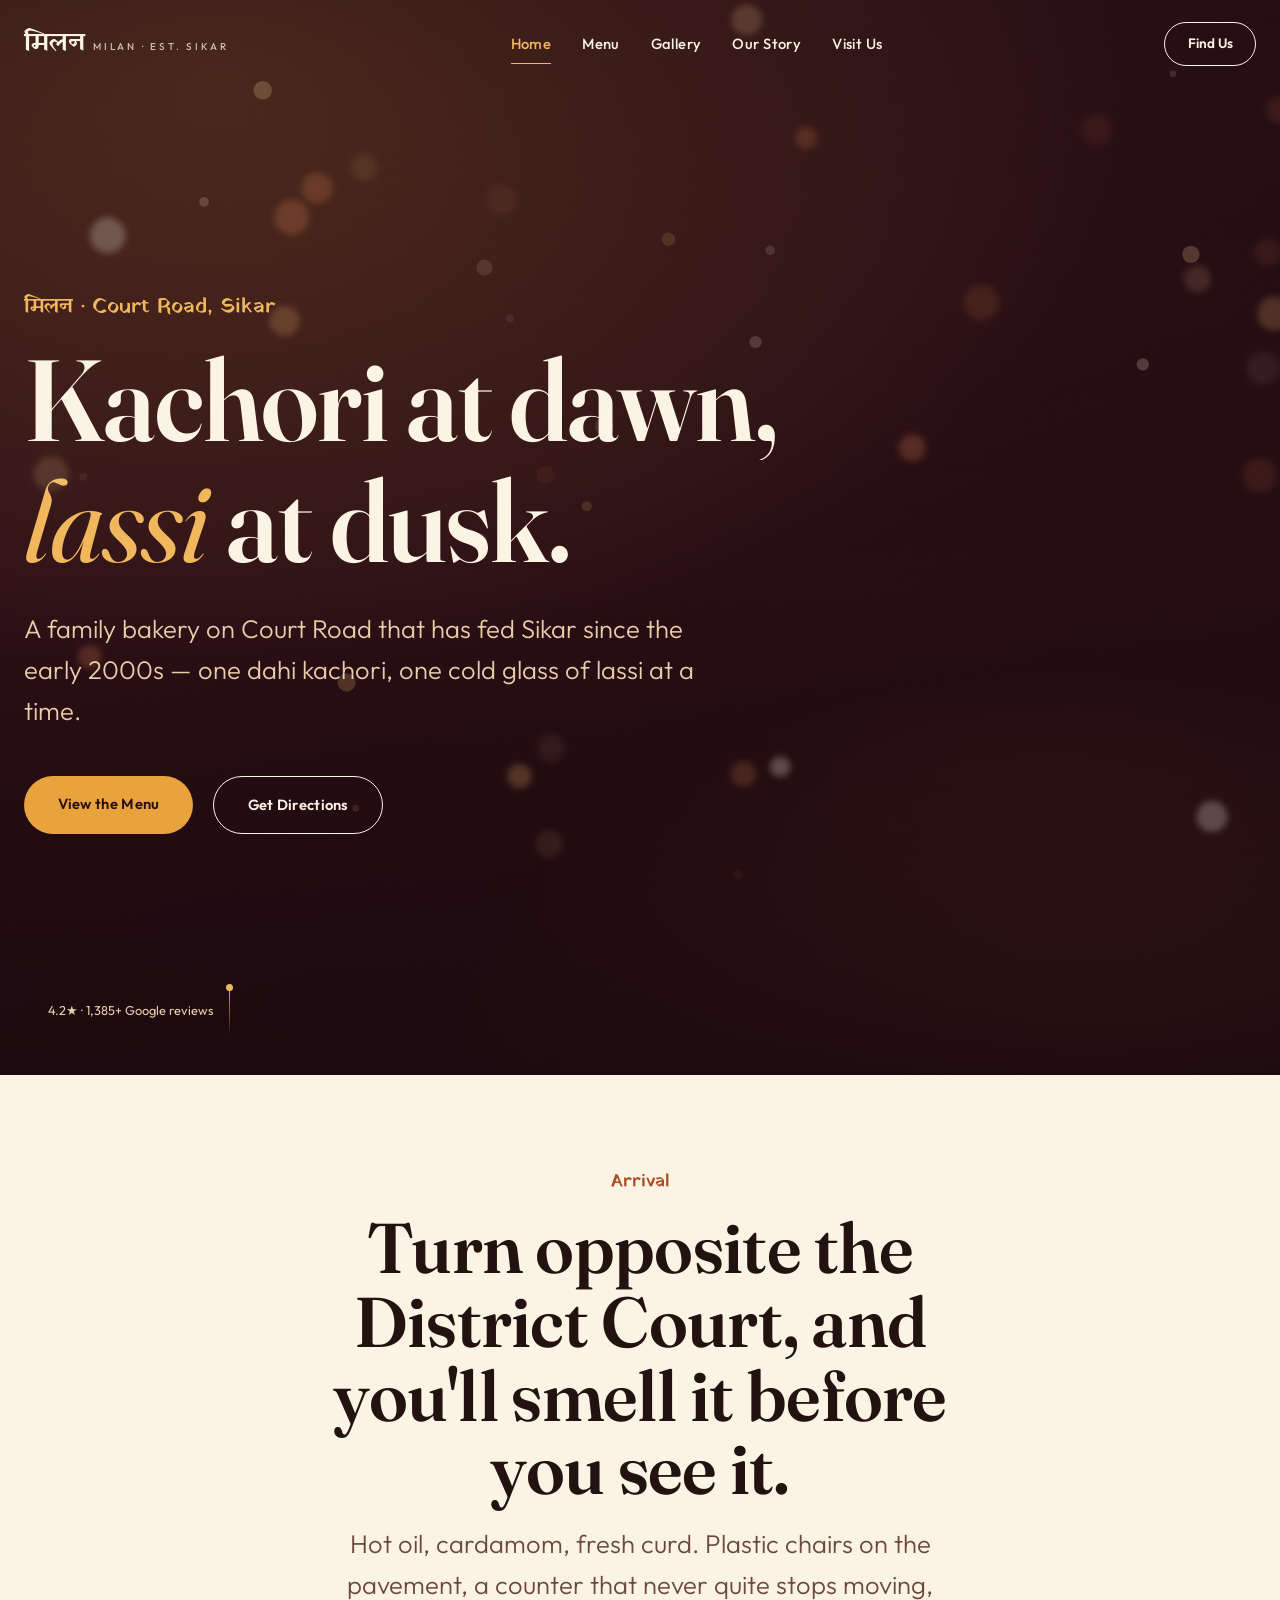
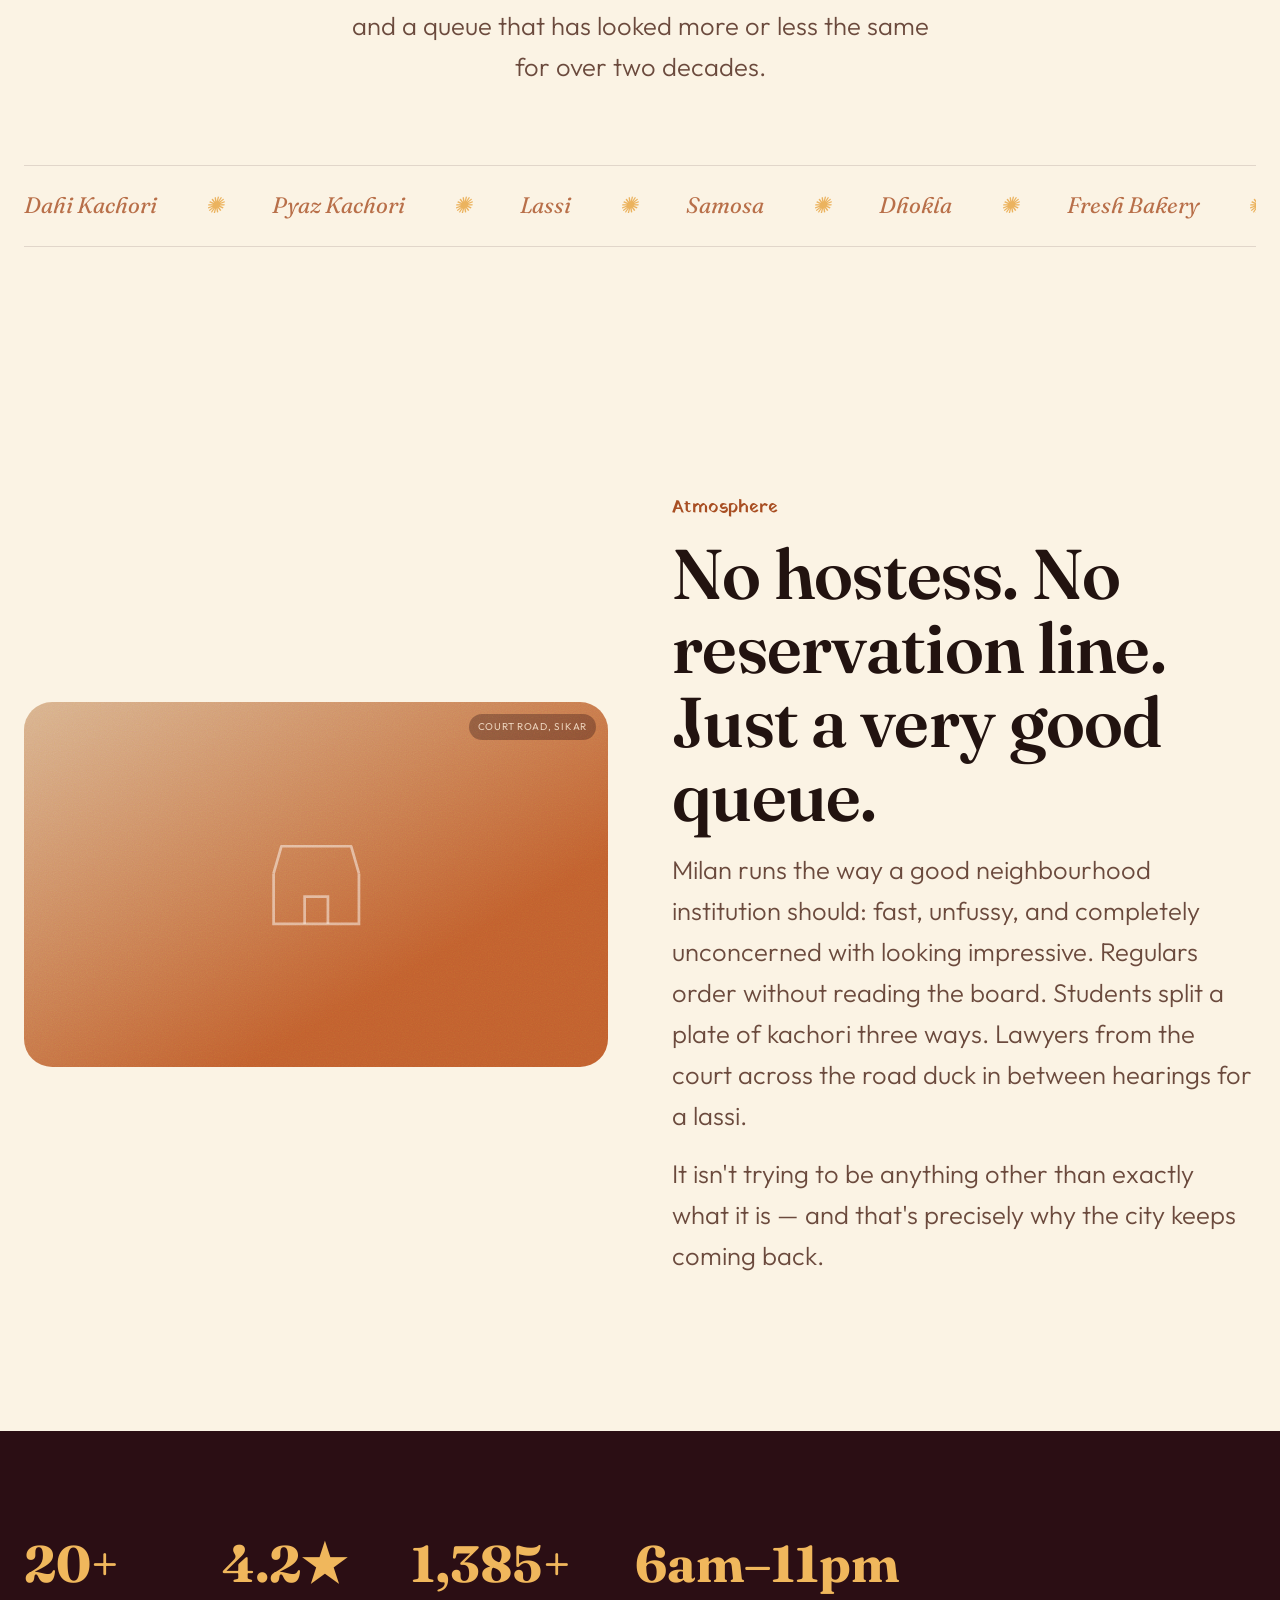
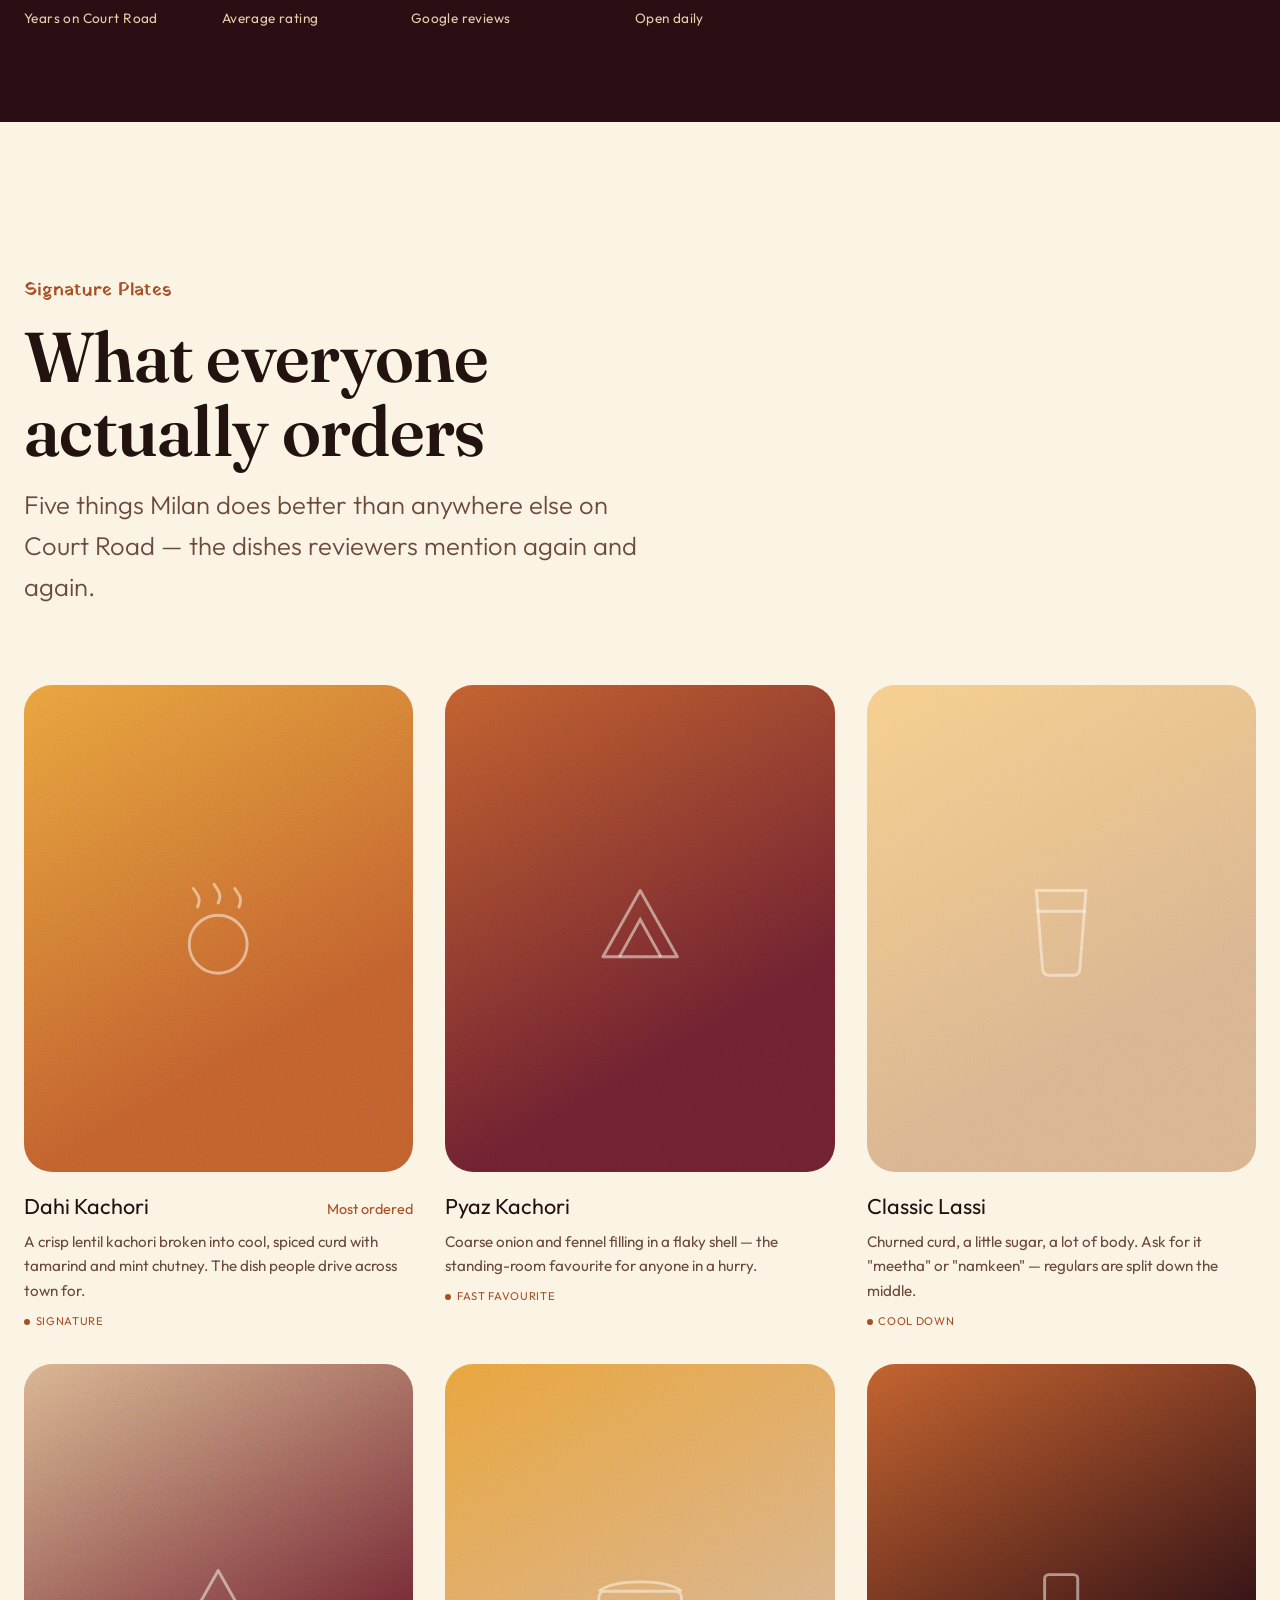
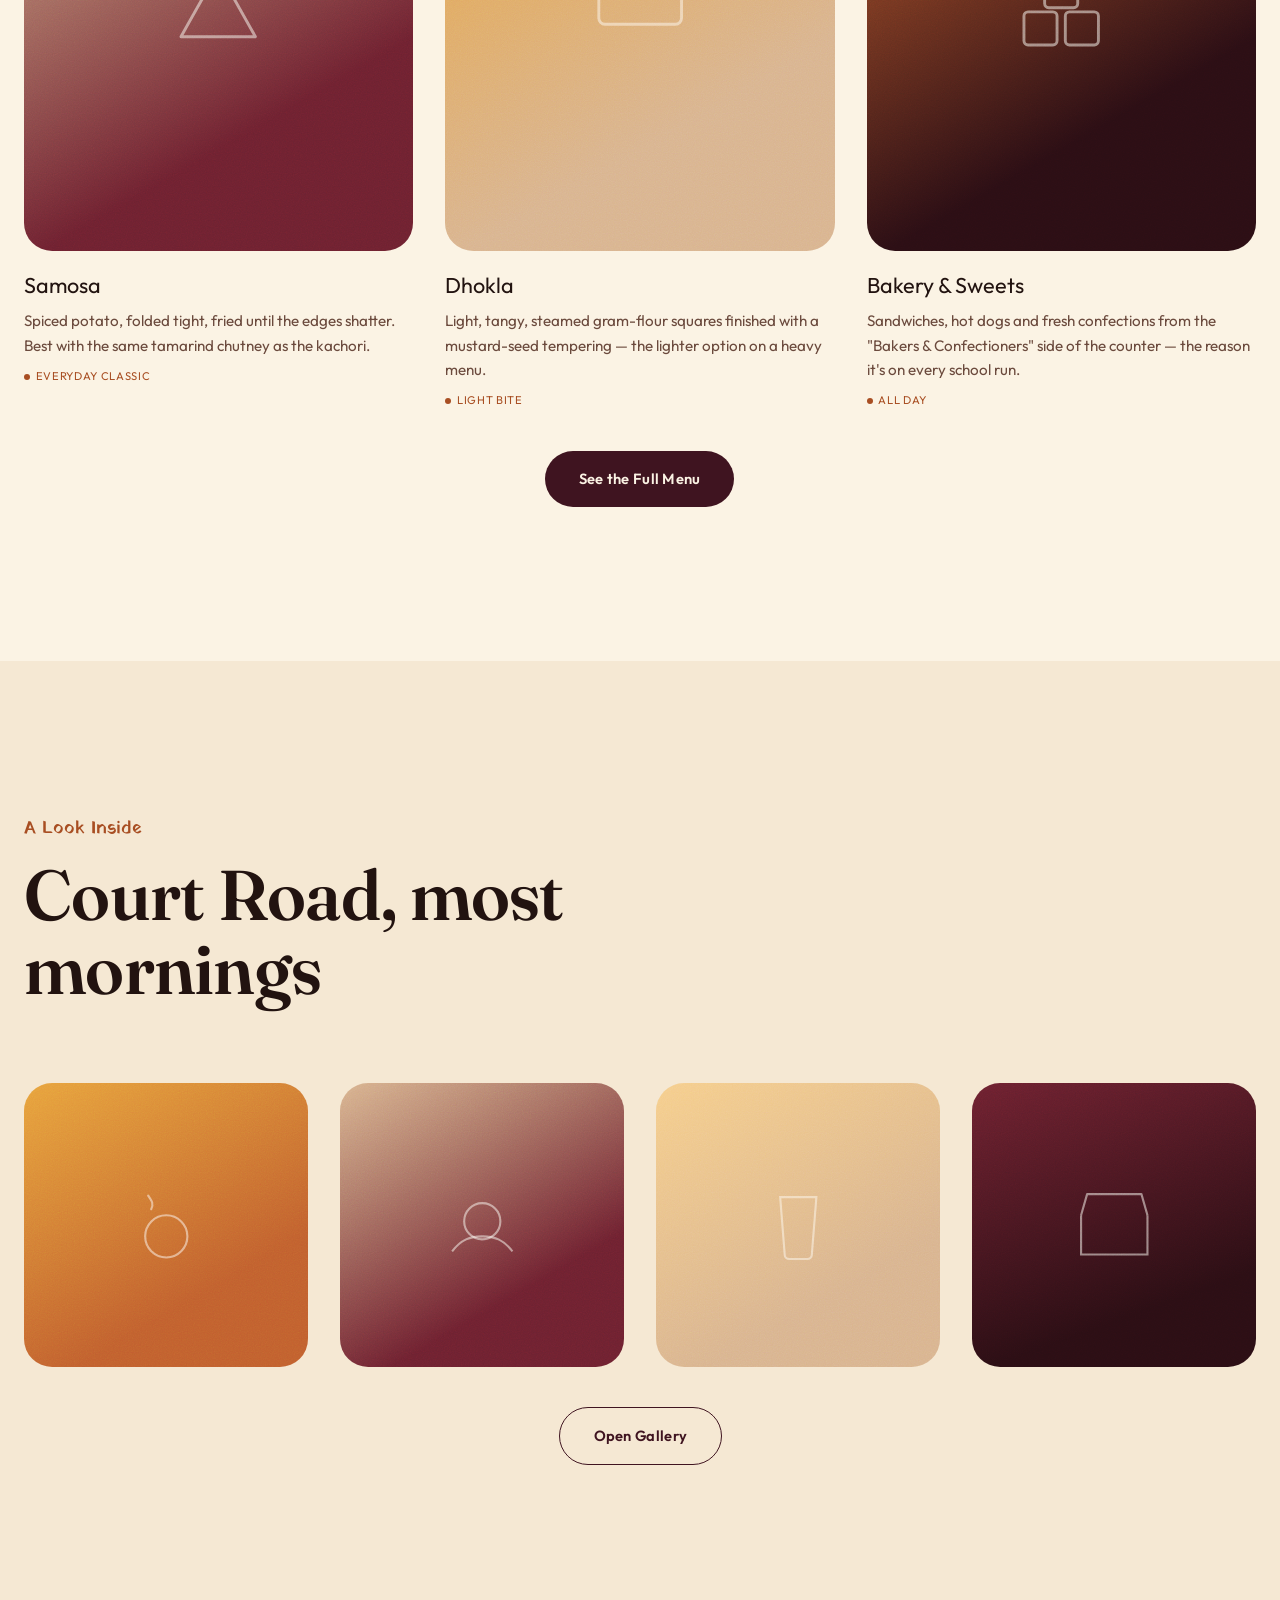
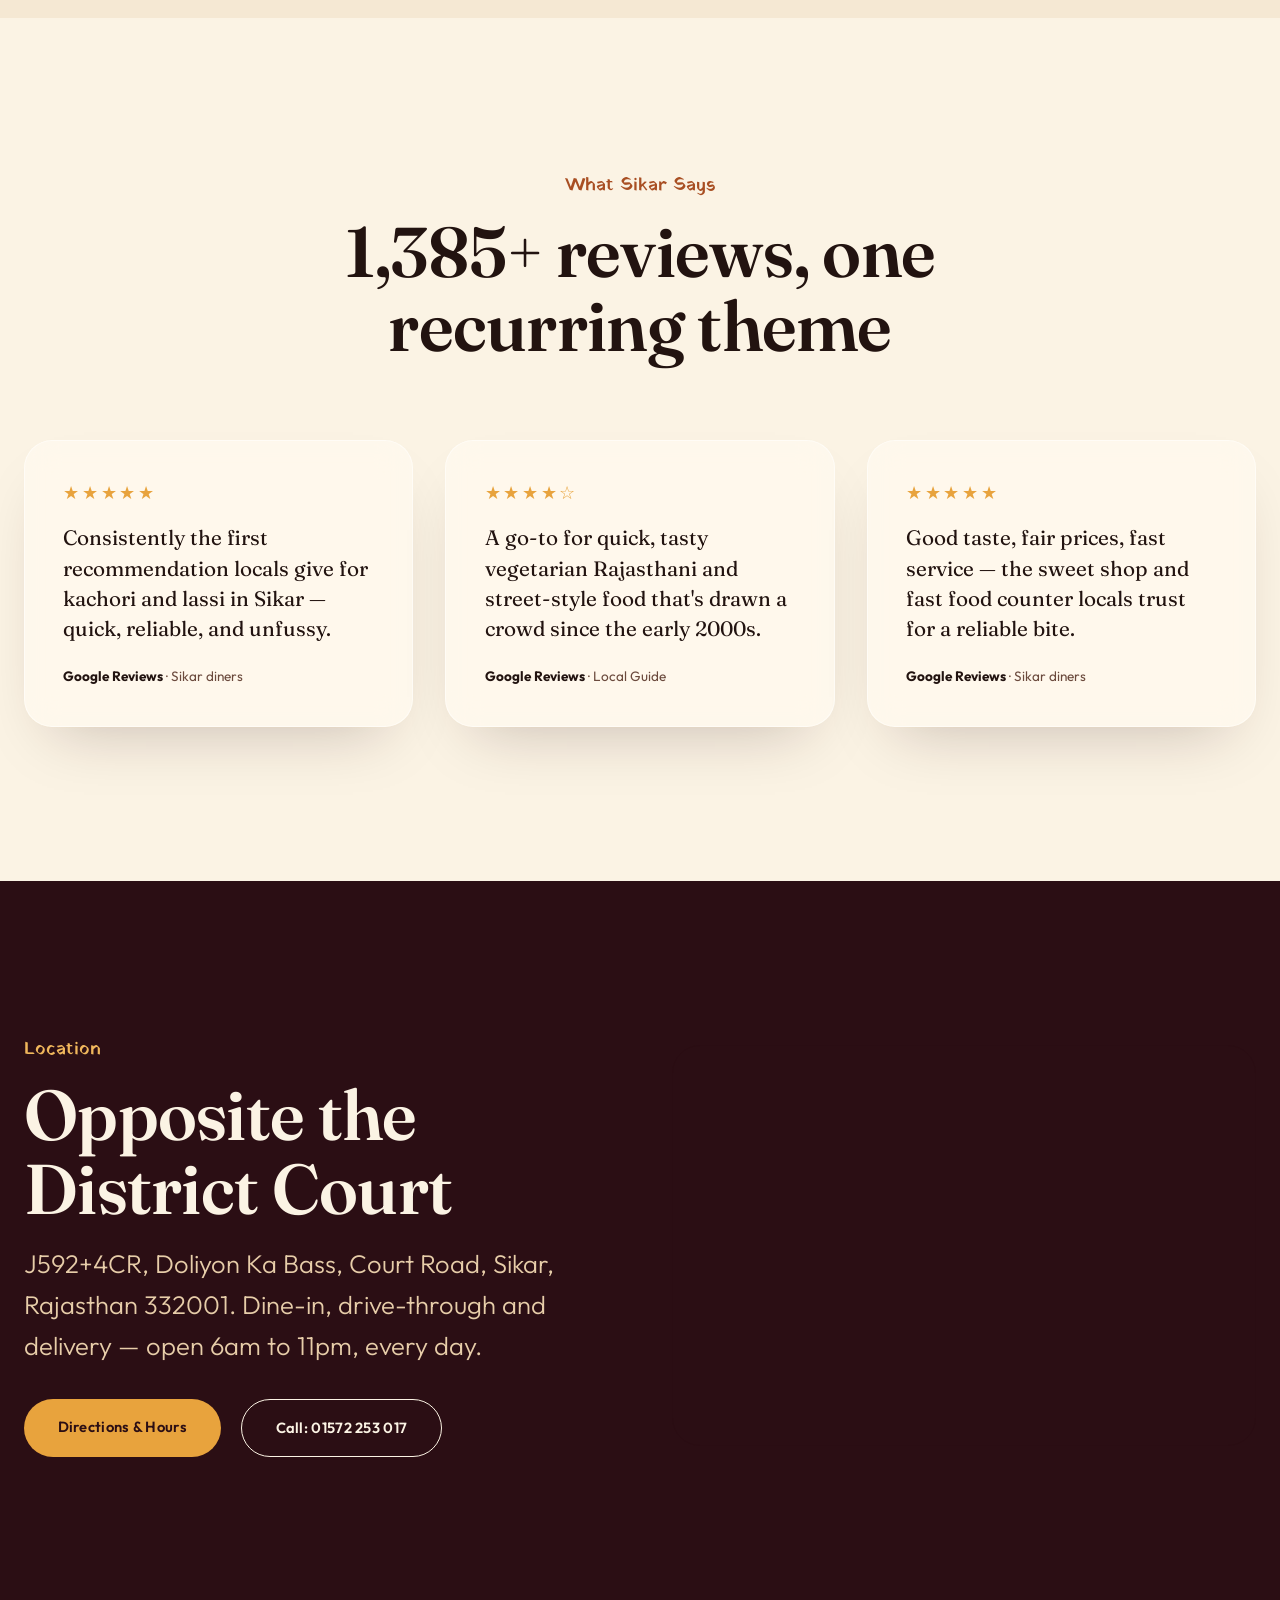
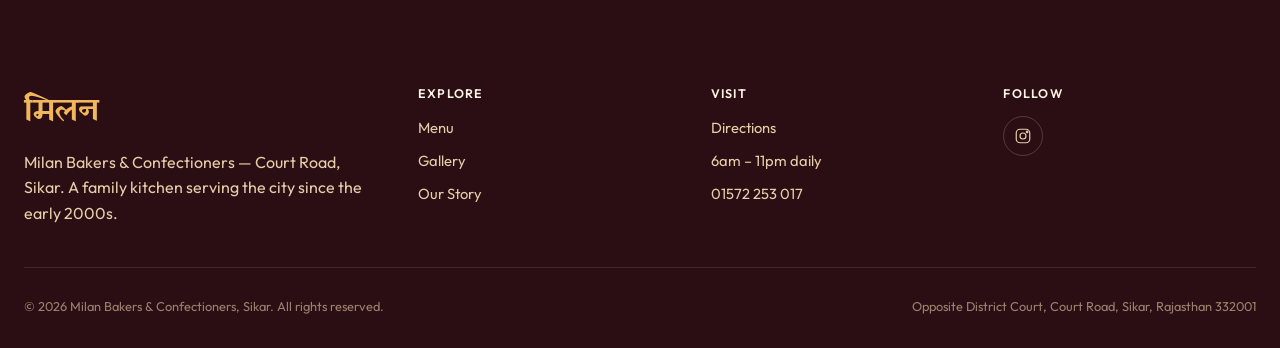
<file: index.html>
<!DOCTYPE html>
<html lang="en">
<head>
<meta charset="UTF-8">
<meta name="viewport" content="width=device-width, initial-scale=1.0">
<title>Milan Bakers &amp; Confectioners | Sikar's Kachori &amp; Sweets Landmark Since the 2000s</title>
<meta name="description" content="Milan Bakers &amp; Confectioners — a Sikar institution opposite the District Court, loved for dahi kachori, pyaz kachori, lassi and fresh sweets since the early 2000s. Rated 4.2★ by 1,385+ guests.">
<link rel="canonical" href="https://www.milanbakerssikar.example/">
<meta property="og:type" content="restaurant.restaurant">
<meta property="og:title" content="Milan Bakers &amp; Confectioners | Sikar">
<meta property="og:description" content="A Sikar institution since the early 2000s — dahi kachori, pyaz kachori, lassi and fresh-baked sweets, opposite the District Court.">
<meta property="og:image" content="https://www.milanbakerssikar.example/og-image.jpg">
<meta property="og:locale" content="en_IN">
<meta name="twitter:card" content="summary_large_image">
<meta name="twitter:title" content="Milan Bakers &amp; Confectioners | Sikar">
<meta name="twitter:description" content="Dahi kachori, pyaz kachori, lassi &amp; fresh sweets — a Sikar landmark since the early 2000s.">
<meta name="theme-color" content="#2B0E14">
<link rel="icon" href="data:image/svg+xml,%3Csvg xmlns='http://www.w3.org/2000/svg' viewBox='0 0 64 64'%3E%3Crect width='64' height='64' rx='14' fill='%232B0E14'/%3E%3Ctext x='32' y='43' font-size='30' text-anchor='middle' fill='%23E8A33D' font-family='Georgia,serif'%3EM%3C/text%3E%3C/svg%3E">
<link rel="preconnect" href="https://fonts.googleapis.com">
<link rel="preconnect" href="https://fonts.gstatic.com" crossorigin>
<link href="https://fonts.googleapis.com/css2?family=Fraunces:ital,opsz,wght@0,9..144,300;0,9..144,500;0,9..144,600;1,9..144,400;1,9..144,500&family=Outfit:wght@300;400;500;600;700&family=Yatra+One&display=swap" rel="stylesheet">
<link rel="stylesheet" href="css/style.css">
<script type="application/ld+json">
{
  "@context": "https://schema.org",
  "@type": "Restaurant",
  "name": "Milan Bakers & Confectioners (Milan Restaurant)",
  "alternateName": "मिलन रेस्टोरेंट",
  "servesCuisine": ["Indian", "Rajasthani", "Bakery", "Fast Food"],
  "priceRange": "₹1–₹200",
  "telephone": "+91-1572-253017",
  "address": {
    "@type": "PostalAddress",
    "streetAddress": "Opposite District Court, Doliyon Ka Bass, Court Road",
    "addressLocality": "Sikar",
    "addressRegion": "Rajasthan",
    "postalCode": "332001",
    "addressCountry": "IN"
  },
  "geo": {
    "@type": "GeoCoordinates",
    "latitude": 27.617858,
    "longitude": 75.151022
  },
  "aggregateRating": {
    "@type": "AggregateRating",
    "ratingValue": "4.2",
    "reviewCount": "1385"
  },
  "openingHoursSpecification": [{
    "@type": "OpeningHoursSpecification",
    "dayOfWeek": ["Monday","Tuesday","Wednesday","Thursday","Friday","Saturday","Sunday"],
    "opens": "06:00",
    "closes": "23:00"
  }],
  "servesCuisine": "Rajasthani Street Food & Bakery",
  "acceptsReservations": "false"
}
</script>
</head>
<body>
<a class="skip-link" href="#main">Skip to content</a>

<div id="preloader" aria-hidden="true">
  <span class="preloader-mark">मिलन</span>
</div>

<canvas id="bubble-canvas" aria-hidden="true"></canvas>

<header class="site-nav" id="siteNav">
  <div class="container">
    <a href="index.html" class="nav-logo">मिलन <small>Milan · Est. Sikar</small></a>
    <nav class="nav-links" id="navLinks" aria-label="Primary">
      <a href="index.html" aria-current="page">Home</a>
      <a href="menu.html">Menu</a>
      <a href="gallery.html">Gallery</a>
      <a href="about.html">Our Story</a>
      <a href="contact.html">Visit Us</a>
    </nav>
    <a href="contact.html" class="nav-cta magnetic">Find Us</a>
    <button class="nav-toggle" id="navToggle" aria-label="Open menu" aria-expanded="false" aria-controls="navLinks">
      <span></span>
    </button>
  </div>
</header>

<main id="main">

  <!-- ================= HERO ================= -->
  <section class="hero" aria-label="Introduction">
    <div class="hero-bg" aria-hidden="true"></div>
    <div class="hero-scrim" aria-hidden="true"></div>
    <div class="container hero-inner">
      <span class="hero-eyebrow">मिलन · Court Road, Sikar</span>
      <h1 class="hero-title">
        <span class="line">Kachori at dawn,</span>
        <span class="line"><em>lassi</em> at dusk.</span>
      </h1>
      <p class="hero-sub">A family bakery on Court Road that has fed Sikar since the early 2000s — one dahi kachori, one cold glass of lassi at a time.</p>
      <div class="hero-actions">
        <a href="menu.html" class="btn btn-primary magnetic">View the Menu</a>
        <a href="contact.html" class="btn btn-outline magnetic">Get Directions</a>
      </div>
    </div>
    <div class="container hero-meta">
      <span>4.2★ · 1,385+ Google reviews</span>
      <div class="scroll-cue" aria-hidden="true"></div>
    </div>
  </section>

  <!-- ================= ARRIVAL / INTRO ================= -->
  <section class="section-tight">
    <div class="container">
      <div class="section-head center" data-reveal>
        <span class="eyebrow">Arrival</span>
        <h2 class="section-title">Turn opposite the District Court, and you'll smell it before you see it.</h2>
        <p class="section-lede" style="margin-inline:auto;">Hot oil, cardamom, fresh curd. Plastic chairs on the pavement, a counter that never quite stops moving, and a queue that has looked more or less the same for over two decades.</p>
      </div>
    </div>
    <div class="container">
      <div class="marquee" data-reveal>
        <div class="marquee-track" aria-hidden="true">
          <span>Dahi Kachori</span><span>Pyaz Kachori</span><span>Lassi</span><span>Samosa</span><span>Dhokla</span><span>Fresh Bakery</span>
          <span>Dahi Kachori</span><span>Pyaz Kachori</span><span>Lassi</span><span>Samosa</span><span>Dhokla</span><span>Fresh Bakery</span>
        </div>
      </div>
    </div>
  </section>

  <!-- ================= STORY SPLIT ================= -->
  <section>
    <div class="container">
      <div class="split" data-reveal>
        <div class="photo wide" style="--photo-grad:linear-gradient(150deg,#D9B48F,#C1602E 70%)">
          <span class="photo-icon" aria-hidden="true">
            <svg viewBox="0 0 64 64" fill="none" stroke="currentColor" stroke-width="1.4"><path d="M10 26 14 12h36l4 14" stroke-linejoin="round"/><path d="M10 26v26h44V26" /><path d="M26 52V38h12v14" /></svg>
          </span>
          <span class="photo-note">Court Road, Sikar</span>
          <span class="photo-caption">The storefront — a fixture of Court Road since the early 2000s</span>
        </div>
        <div>
          <span class="eyebrow">Atmosphere</span>
          <h2 class="section-title">No hostess. No reservation line. Just a very good queue.</h2>
          <p class="section-lede">Milan runs the way a good neighbourhood institution should: fast, unfussy, and completely unconcerned with looking impressive. Regulars order without reading the board. Students split a plate of kachori three ways. Lawyers from the court across the road duck in between hearings for a lassi.</p>
          <p class="section-lede">It isn't trying to be anything other than exactly what it is — and that's precisely why the city keeps coming back.</p>
        </div>
      </div>
    </div>
  </section>

  <!-- ================= STATS ================= -->
  <section class="bg-maroon section-tight">
    <div class="container">
      <div class="stat-strip" data-reveal>
        <div class="stat"><b>20+</b><span>Years on Court Road</span></div>
        <div class="stat"><b>4.2★</b><span>Average rating</span></div>
        <div class="stat"><b>1,385+</b><span>Google reviews</span></div>
        <div class="stat"><b>6am–11pm</b><span>Open daily</span></div>
      </div>
    </div>
  </section>

  <!-- ================= SIGNATURE DISHES ================= -->
  <section>
    <div class="container">
      <div class="section-head" data-reveal>
        <span class="eyebrow">Signature Plates</span>
        <h2 class="section-title">What everyone actually orders</h2>
        <p class="section-lede">Five things Milan does better than anywhere else on Court Road — the dishes reviewers mention again and again.</p>
      </div>
      <div class="grid grid-3">
        <article class="dish-card" data-reveal data-reveal-delay="1">
          <div class="photo" style="--photo-grad:linear-gradient(150deg,#E8A33D,#C1602E 70%)">
            <span class="photo-icon" aria-hidden="true"><svg viewBox="0 0 64 64" fill="none" stroke="currentColor" stroke-width="1.4"><circle cx="32" cy="40" r="14"/><path d="M22 22c2-4 0-6-2-9M32 20c2-4 0-6-2-9M42 22c2-4 0-6-2-9" stroke-linecap="round"/></svg></span>
            <span class="photo-caption">Served fresh through the morning rush</span>
          </div>
          <div class="dish-name">Dahi Kachori <span class="dish-price">Most ordered</span></div>
          <p class="dish-desc">A crisp lentil kachori broken into cool, spiced curd with tamarind and mint chutney. The dish people drive across town for.</p>
          <span class="dish-tag">Signature</span>
        </article>
        <article class="dish-card" data-reveal data-reveal-delay="2">
          <div class="photo" style="--photo-grad:linear-gradient(150deg,#C1602E,#6E2130 70%)">
            <span class="photo-icon" aria-hidden="true"><svg viewBox="0 0 64 64" fill="none" stroke="currentColor" stroke-width="1.4"><path d="M14 46 32 14l18 32Z" stroke-linejoin="round"/><path d="M22 46 32 28l10 18" /></svg></span>
            <span class="photo-caption">Onion-spiced, fried to order</span>
          </div>
          <div class="dish-name">Pyaz Kachori</div>
          <p class="dish-desc">Coarse onion and fennel filling in a flaky shell — the standing-room favourite for anyone in a hurry.</p>
          <span class="dish-tag">Fast Favourite</span>
        </article>
        <article class="dish-card" data-reveal data-reveal-delay="3">
          <div class="photo" style="--photo-grad:linear-gradient(150deg,#F6CE8C,#D9B48F 70%)">
            <span class="photo-icon" aria-hidden="true"><svg viewBox="0 0 64 64" fill="none" stroke="currentColor" stroke-width="1.4"><path d="M20 14h24l-3 38a3 3 0 0 1-3 3H26a3 3 0 0 1-3-3L20 14Z"/><path d="M20 24h24" /></svg></span>
            <span class="photo-caption">Thick, cold, lightly sweetened</span>
          </div>
          <div class="dish-name">Classic Lassi</div>
          <p class="dish-desc">Churned curd, a little sugar, a lot of body. Ask for it "meetha" or "namkeen" — regulars are split down the middle.</p>
          <span class="dish-tag">Cool Down</span>
        </article>
        <article class="dish-card" data-reveal data-reveal-delay="1">
          <div class="photo" style="--photo-grad:linear-gradient(150deg,#D9B48F,#6E2130 70%)">
            <span class="photo-icon" aria-hidden="true"><svg viewBox="0 0 64 64" fill="none" stroke="currentColor" stroke-width="1.4"><path d="M14 46 32 14l18 32Z" stroke-linejoin="round"/></svg></span>
            <span class="photo-caption">A snack-counter staple</span>
          </div>
          <div class="dish-name">Samosa</div>
          <p class="dish-desc">Spiced potato, folded tight, fried until the edges shatter. Best with the same tamarind chutney as the kachori.</p>
          <span class="dish-tag">Everyday Classic</span>
        </article>
        <article class="dish-card" data-reveal data-reveal-delay="2">
          <div class="photo" style="--photo-grad:linear-gradient(150deg,#E8A33D,#D9B48F 70%)">
            <span class="photo-icon" aria-hidden="true"><svg viewBox="0 0 64 64" fill="none" stroke="currentColor" stroke-width="1.4"><rect x="12" y="24" width="40" height="16" rx="3"/><path d="M12 24c8-6 32-6 40 0" /></svg></span>
            <span class="photo-caption">Steamed to order, tempered fresh</span>
          </div>
          <div class="dish-name">Dhokla</div>
          <p class="dish-desc">Light, tangy, steamed gram-flour squares finished with a mustard-seed tempering — the lighter option on a heavy menu.</p>
          <span class="dish-tag">Light Bite</span>
        </article>
        <article class="dish-card" data-reveal data-reveal-delay="3">
          <div class="photo" style="--photo-grad:linear-gradient(150deg,#C1602E,#2B0E14 70%)">
            <span class="photo-icon" aria-hidden="true"><svg viewBox="0 0 64 64" fill="none" stroke="currentColor" stroke-width="1.4"><rect x="14" y="34" width="16" height="16" rx="2"/><rect x="34" y="34" width="16" height="16" rx="2"/><rect x="24" y="16" width="16" height="16" rx="2"/></svg></span>
            <span class="photo-caption">Fresh from the bakery counter</span>
          </div>
          <div class="dish-name">Bakery &amp; Sweets</div>
          <p class="dish-desc">Sandwiches, hot dogs and fresh confections from the "Bakers &amp; Confectioners" side of the counter — the reason it's on every school run.</p>
          <span class="dish-tag">All Day</span>
        </article>
      </div>
      <div class="text-center mt-lg" data-reveal>
        <a href="menu.html" class="btn btn-dark magnetic">See the Full Menu</a>
      </div>
    </div>
  </section>

  <!-- ================= GALLERY TEASER ================= -->
  <section class="bg-soft">
    <div class="container">
      <div class="section-head" data-reveal>
        <span class="eyebrow">A Look Inside</span>
        <h2 class="section-title">Court Road, most mornings</h2>
      </div>
      <div class="grid grid-4">
        <div class="photo square" data-reveal data-reveal-delay="1" style="--photo-grad:linear-gradient(150deg,#E8A33D,#C1602E 70%)"><span class="photo-icon" aria-hidden="true"><svg viewBox="0 0 64 64" fill="none" stroke="currentColor" stroke-width="1.4"><circle cx="32" cy="40" r="14"/><path d="M22 22c2-4 0-6-2-9" stroke-linecap="round"/></svg></span></div>
        <div class="photo square" data-reveal data-reveal-delay="2" style="--photo-grad:linear-gradient(150deg,#D9B48F,#6E2130 70%)"><span class="photo-icon" aria-hidden="true"><svg viewBox="0 0 64 64" fill="none" stroke="currentColor" stroke-width="1.4"><circle cx="32" cy="30" r="12"/><path d="M12 50c6-8 12-10 20-10s14 2 20 10" /></svg></span></div>
        <div class="photo square" data-reveal data-reveal-delay="3" style="--photo-grad:linear-gradient(150deg,#F6CE8C,#D9B48F 70%)"><span class="photo-icon" aria-hidden="true"><svg viewBox="0 0 64 64" fill="none" stroke="currentColor" stroke-width="1.4"><path d="M20 14h24l-3 38a3 3 0 0 1-3 3H26a3 3 0 0 1-3-3L20 14Z"/></svg></span></div>
        <div class="photo square" data-reveal data-reveal-delay="4" style="--photo-grad:linear-gradient(160deg,#6E2130,#2B0E14 75%)"><span class="photo-icon" aria-hidden="true"><svg viewBox="0 0 64 64" fill="none" stroke="currentColor" stroke-width="1.4"><path d="M10 26 14 12h36l4 14" stroke-linejoin="round"/><path d="M10 26v26h44V26" /></svg></span></div>
      </div>
      <div class="text-center mt-lg" data-reveal>
        <a href="gallery.html" class="btn btn-outline magnetic" style="color:var(--maroon-900);">Open Gallery</a>
      </div>
    </div>
  </section>

  <!-- ================= SOCIAL PROOF ================= -->
  <section>
    <div class="container">
      <div class="section-head center" data-reveal>
        <span class="eyebrow">What Sikar Says</span>
        <h2 class="section-title">1,385+ reviews, one recurring theme</h2>
      </div>
      <div class="grid grid-3">
        <div class="glass testi-card" data-reveal data-reveal-delay="1">
          <div class="testi-stars" aria-hidden="true">★★★★★</div>
          <p class="testi-quote">Consistently the first recommendation locals give for kachori and lassi in Sikar — quick, reliable, and unfussy.</p>
          <p class="testi-name"><b>Google Reviews</b> · Sikar diners</p>
        </div>
        <div class="glass testi-card" data-reveal data-reveal-delay="2">
          <div class="testi-stars" aria-hidden="true">★★★★☆</div>
          <p class="testi-quote">A go-to for quick, tasty vegetarian Rajasthani and street-style food that's drawn a crowd since the early 2000s.</p>
          <p class="testi-name"><b>Google Reviews</b> · Local Guide</p>
        </div>
        <div class="glass testi-card" data-reveal data-reveal-delay="3">
          <div class="testi-stars" aria-hidden="true">★★★★★</div>
          <p class="testi-quote">Good taste, fair prices, fast service — the sweet shop and fast food counter locals trust for a reliable bite.</p>
          <p class="testi-name"><b>Google Reviews</b> · Sikar diners</p>
        </div>
      </div>
    </div>
  </section>

  <!-- ================= LOCATION CTA ================= -->
  <section class="bg-maroon">
    <div class="container">
      <div class="split reverse" data-reveal>
        <div class="map-frame">
          <iframe title="Milan Restaurant map location" loading="lazy" referrerpolicy="no-referrer-when-downgrade"
            src="https://www.google.com/maps?q=27.617858,75.151022&z=16&output=embed"></iframe>
        </div>
        <div>
          <span class="eyebrow">Location</span>
          <h2 class="section-title">Opposite the District Court</h2>
          <p class="section-lede text-soft">J592+4CR, Doliyon Ka Bass, Court Road, Sikar, Rajasthan 332001. Dine-in, drive-through and delivery — open 6am to 11pm, every day.</p>
          <div class="hero-actions" style="margin-top:2rem;">
            <a href="contact.html" class="btn btn-primary magnetic">Directions &amp; Hours</a>
            <a href="tel:+911572253017" class="btn btn-outline magnetic">Call: 01572 253 017</a>
          </div>
        </div>
      </div>
    </div>
  </section>

</main>

<footer class="site-footer">
  <div class="container">
    <div class="footer-top">
      <div>
        <div class="footer-mark">मिलन</div>
        <p style="max-width:32ch;">Milan Bakers &amp; Confectioners — Court Road, Sikar. A family kitchen serving the city since the early 2000s.</p>
      </div>
      <div class="footer-col">
        <h4>Explore</h4>
        <a href="menu.html">Menu</a>
        <a href="gallery.html">Gallery</a>
        <a href="about.html">Our Story</a>
      </div>
      <div class="footer-col">
        <h4>Visit</h4>
        <a href="contact.html">Directions</a>
        <p>6am – 11pm daily</p>
        <a href="tel:+911572253017">01572 253 017</a>
      </div>
      <div class="footer-col">
        <h4>Follow</h4>
        <div class="footer-social">
          <a href="https://www.instagram.com/milanbakers1/" aria-label="Milan Bakers on Instagram" target="_blank" rel="noopener">
            <svg width="18" height="18" viewBox="0 0 24 24" fill="none" stroke="currentColor" stroke-width="1.6"><rect x="3" y="3" width="18" height="18" rx="5"/><circle cx="12" cy="12" r="4"/><circle cx="17.5" cy="6.5" r="1"/></svg>
          </a>
        </div>
      </div>
    </div>
    <div class="footer-bottom">
      <span>© <span data-year></span> Milan Bakers &amp; Confectioners, Sikar. All rights reserved.</span>
      <span>Opposite District Court, Court Road, Sikar, Rajasthan 332001</span>
    </div>
  </div>
</footer>

<script src="js/bubbles.js"></script>
<script src="js/main.js"></script>
</body>
</html>
</file>
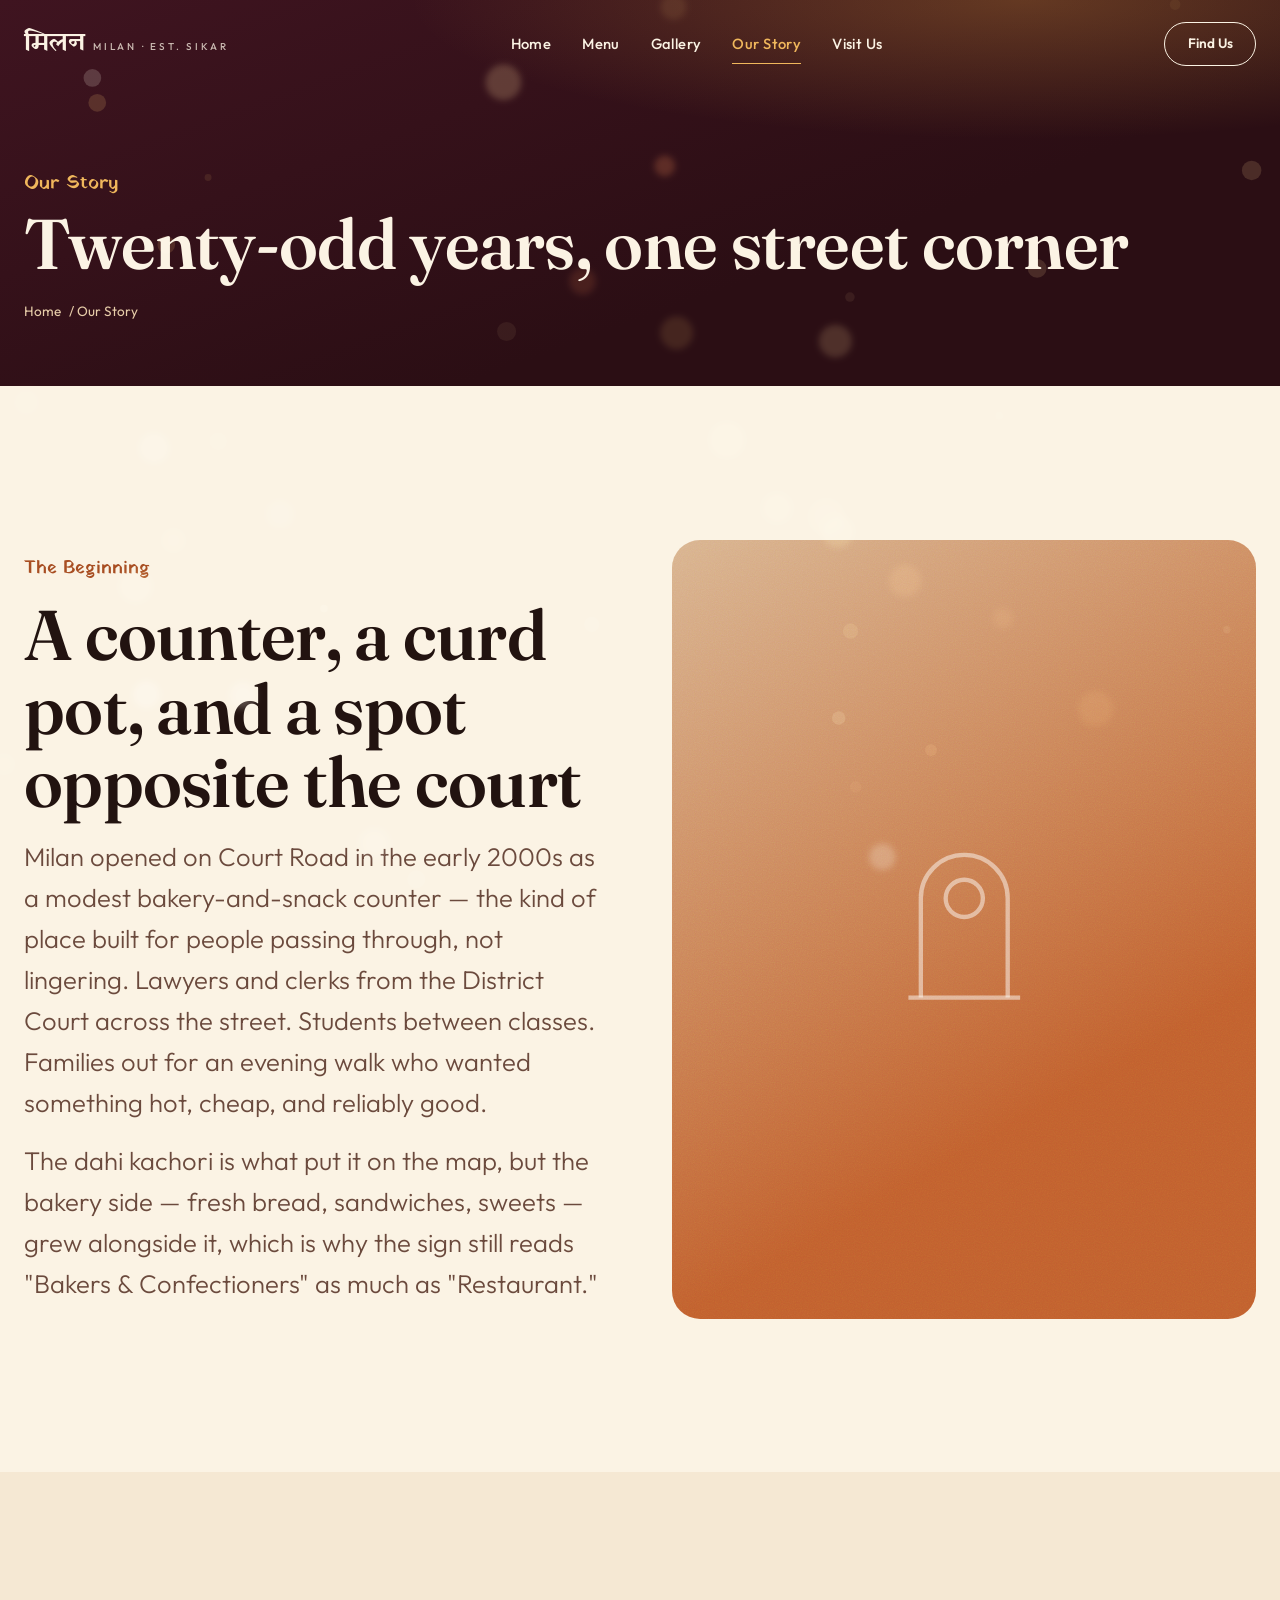
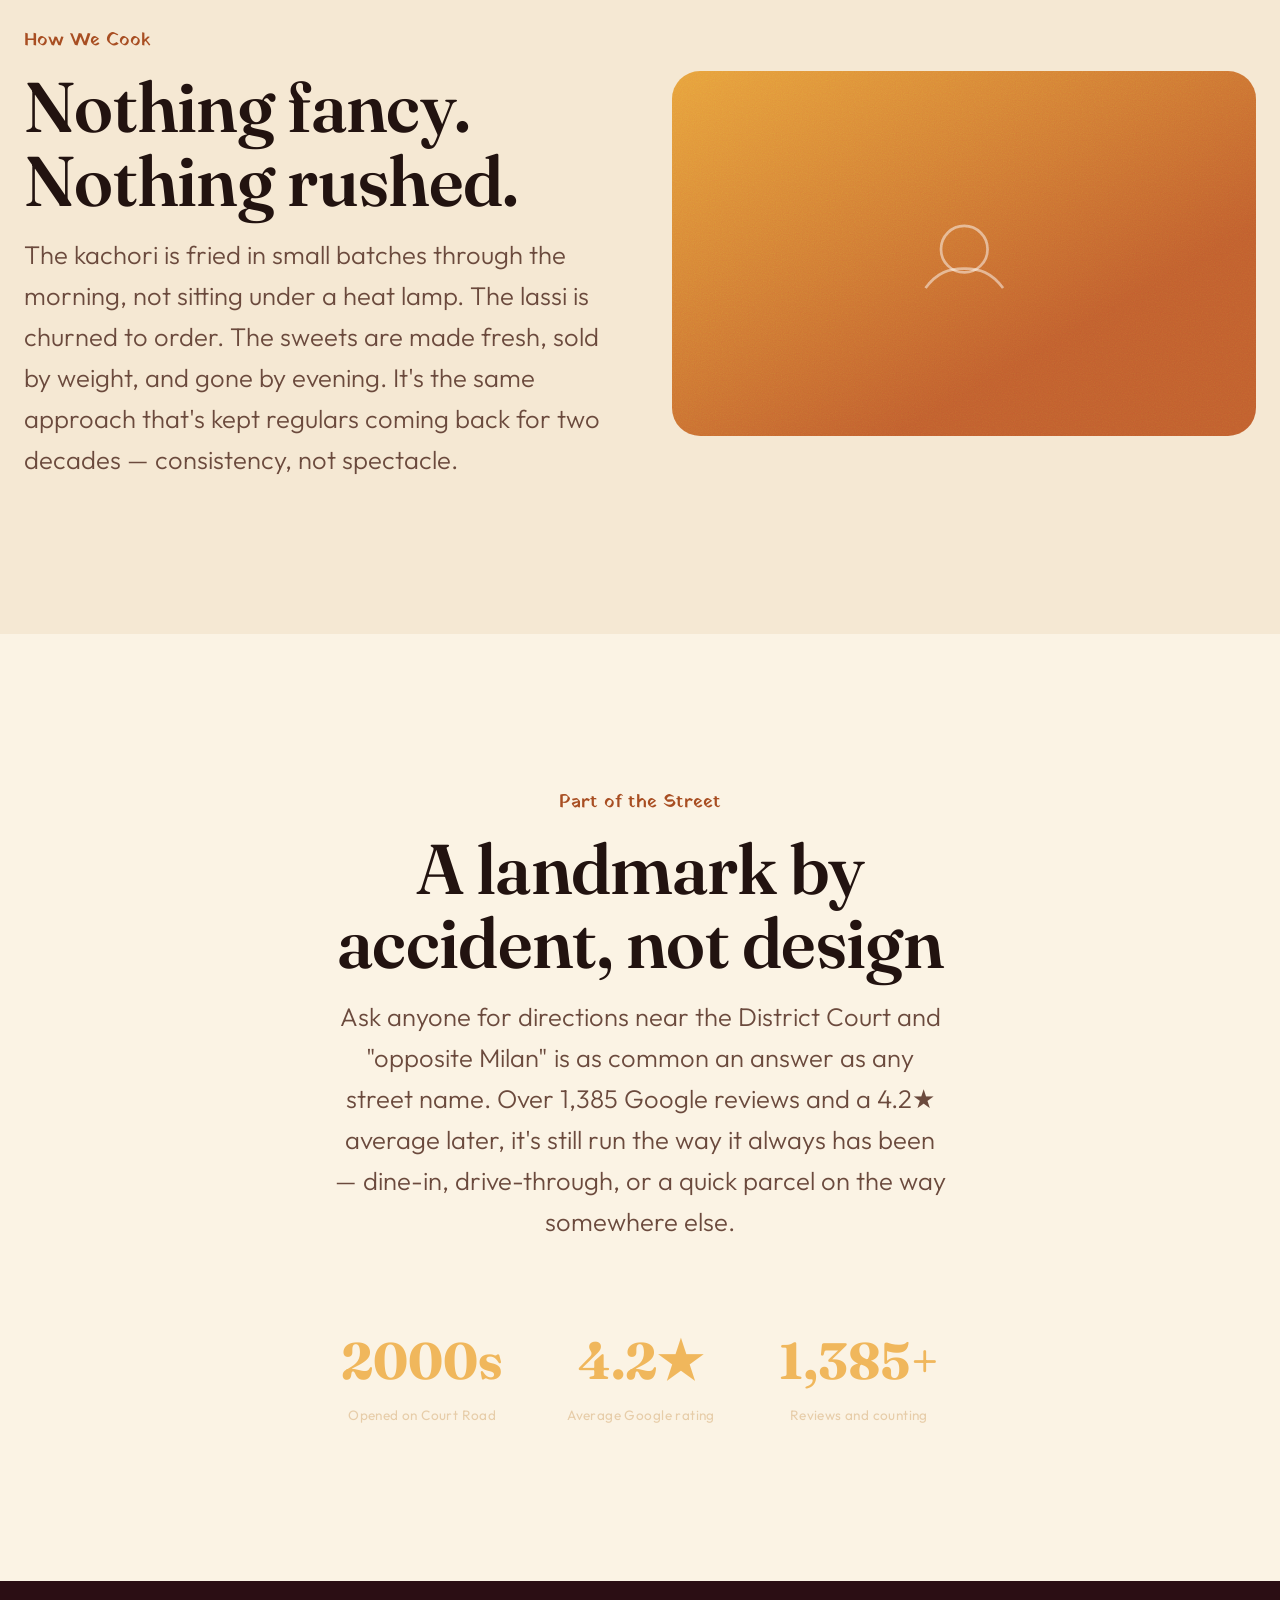
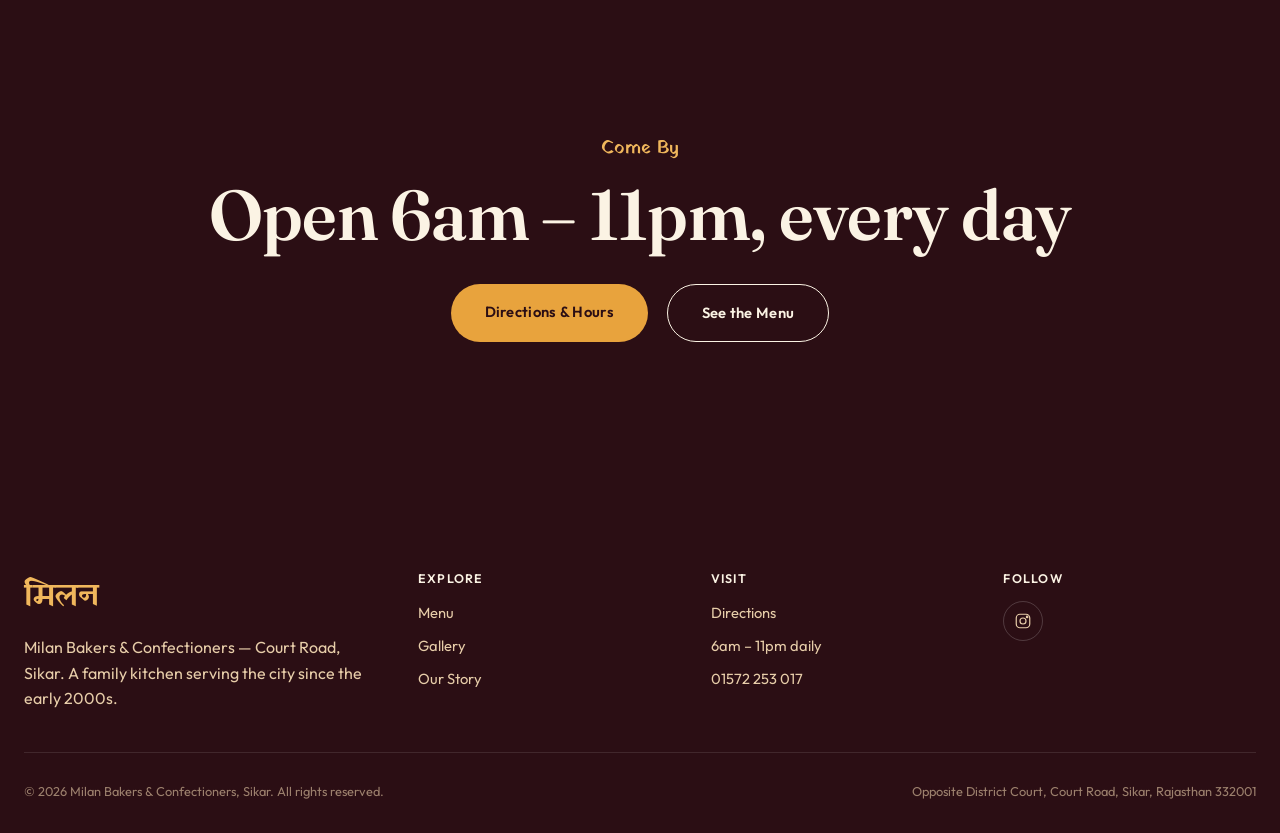
<file: about.html>
<!DOCTYPE html>
<html lang="en">
<head>
<meta charset="UTF-8">
<meta name="viewport" content="width=device-width, initial-scale=1.0">
<title>Our Story | Milan Bakers &amp; Confectioners, Sikar</title>
<meta name="description" content="How a small counter opposite the Sikar District Court became one of the city's most-loved kachori, lassi and bakery institutions.">
<link rel="canonical" href="https://www.milanbakerssikar.example/about.html">
<meta property="og:title" content="Our Story | Milan Bakers &amp; Confectioners">
<meta name="theme-color" content="#2B0E14">
<link rel="icon" href="data:image/svg+xml,%3Csvg xmlns='http://www.w3.org/2000/svg' viewBox='0 0 64 64'%3E%3Crect width='64' height='64' rx='14' fill='%232B0E14'/%3E%3Ctext x='32' y='43' font-size='30' text-anchor='middle' fill='%23E8A33D' font-family='Georgia,serif'%3EM%3C/text%3E%3C/svg%3E">
<link rel="preconnect" href="https://fonts.googleapis.com">
<link rel="preconnect" href="https://fonts.gstatic.com" crossorigin>
<link href="https://fonts.googleapis.com/css2?family=Fraunces:ital,opsz,wght@0,9..144,300;0,9..144,500;0,9..144,600;1,9..144,400;1,9..144,500&family=Outfit:wght@300;400;500;600;700&family=Yatra+One&display=swap" rel="stylesheet">
<link rel="stylesheet" href="css/style.css">
</head>
<body>
<a class="skip-link" href="#main">Skip to content</a>
<canvas id="bubble-canvas" aria-hidden="true"></canvas>

<header class="site-nav" id="siteNav">
  <div class="container">
    <a href="index.html" class="nav-logo">मिलन <small>Milan · Est. Sikar</small></a>
    <nav class="nav-links" id="navLinks" aria-label="Primary">
      <a href="index.html">Home</a>
      <a href="menu.html">Menu</a>
      <a href="gallery.html">Gallery</a>
      <a href="about.html" aria-current="page">Our Story</a>
      <a href="contact.html">Visit Us</a>
    </nav>
    <a href="contact.html" class="nav-cta magnetic">Find Us</a>
    <button class="nav-toggle" id="navToggle" aria-label="Open menu" aria-expanded="false" aria-controls="navLinks">
      <span></span>
    </button>
  </div>
</header>

<main id="main">
  <header class="page-header">
    <div class="container">
      <span class="page-kicker">Our Story</span>
      <h1 class="page-title">Twenty-odd years, one street corner</h1>
      <p class="breadcrumb"><a href="index.html">Home</a> / Our Story</p>
    </div>
  </header>

  <section>
    <div class="container">
      <div class="split" data-reveal>
        <div>
          <span class="eyebrow">The Beginning</span>
          <h2 class="section-title">A counter, a curd pot, and a spot opposite the court</h2>
          <p class="section-lede">Milan opened on Court Road in the early 2000s as a modest bakery-and-snack counter — the kind of place built for people passing through, not lingering. Lawyers and clerks from the District Court across the street. Students between classes. Families out for an evening walk who wanted something hot, cheap, and reliably good.</p>
          <p class="section-lede">The dahi kachori is what put it on the map, but the bakery side — fresh bread, sandwiches, sweets — grew alongside it, which is why the sign still reads "Bakers &amp; Confectioners" as much as "Restaurant."</p>
        </div>
        <div class="photo tall" style="--photo-grad:linear-gradient(150deg,#D9B48F,#C1602E 70%)">
          <span class="photo-icon" aria-hidden="true"><svg viewBox="0 0 64 64" fill="none" stroke="currentColor" stroke-width="1.4"><path d="M18 54V22a14 14 0 0 1 28 0v32" /><path d="M14 54h36" /><circle cx="32" cy="22" r="6"/></svg></span>
          <span class="photo-caption">The oven has run daily since the early 2000s</span>
        </div>
      </div>
    </div>
  </section>

  <section class="bg-soft">
    <div class="container">
      <div class="split reverse" data-reveal>
        <div class="photo wide" style="--photo-grad:linear-gradient(150deg,#E8A33D,#C1602E 70%)">
          <span class="photo-icon" aria-hidden="true"><svg viewBox="0 0 64 64" fill="none" stroke="currentColor" stroke-width="1.4"><circle cx="32" cy="30" r="12"/><path d="M12 50c6-8 12-10 20-10s14 2 20 10" /></svg></span>
          <span class="photo-caption">Recipes passed down, not written down</span>
        </div>
        <div>
          <span class="eyebrow">How We Cook</span>
          <h2 class="section-title">Nothing fancy. Nothing rushed.</h2>
          <p class="section-lede">The kachori is fried in small batches through the morning, not sitting under a heat lamp. The lassi is churned to order. The sweets are made fresh, sold by weight, and gone by evening. It's the same approach that's kept regulars coming back for two decades — consistency, not spectacle.</p>
        </div>
      </div>
    </div>
  </section>

  <section>
    <div class="container">
      <div class="section-head center" data-reveal>
        <span class="eyebrow">Part of the Street</span>
        <h2 class="section-title">A landmark by accident, not design</h2>
        <p class="section-lede" style="margin-inline:auto;">Ask anyone for directions near the District Court and "opposite Milan" is as common an answer as any street name. Over 1,385 Google reviews and a 4.2★ average later, it's still run the way it always has been — dine-in, drive-through, or a quick parcel on the way somewhere else.</p>
      </div>
      <div class="stat-strip text-center" data-reveal style="justify-content:center;">
        <div class="stat"><b>2000s</b><span>Opened on Court Road</span></div>
        <div class="stat"><b>4.2★</b><span>Average Google rating</span></div>
        <div class="stat"><b>1,385+</b><span>Reviews and counting</span></div>
      </div>
    </div>
  </section>

  <section class="bg-maroon text-center">
    <div class="container">
      <div data-reveal>
        <span class="eyebrow">Come By</span>
        <h2 class="section-title">Open 6am – 11pm, every day</h2>
        <div class="hero-actions" style="justify-content:center;margin-top:2rem;">
          <a href="contact.html" class="btn btn-primary magnetic">Directions &amp; Hours</a>
          <a href="menu.html" class="btn btn-outline magnetic">See the Menu</a>
        </div>
      </div>
    </div>
  </section>
</main>

<footer class="site-footer">
  <div class="container">
    <div class="footer-top">
      <div>
        <div class="footer-mark">मिलन</div>
        <p style="max-width:32ch;">Milan Bakers &amp; Confectioners — Court Road, Sikar. A family kitchen serving the city since the early 2000s.</p>
      </div>
      <div class="footer-col">
        <h4>Explore</h4>
        <a href="menu.html">Menu</a>
        <a href="gallery.html">Gallery</a>
        <a href="about.html">Our Story</a>
      </div>
      <div class="footer-col">
        <h4>Visit</h4>
        <a href="contact.html">Directions</a>
        <p>6am – 11pm daily</p>
        <a href="tel:+911572253017">01572 253 017</a>
      </div>
      <div class="footer-col">
        <h4>Follow</h4>
        <div class="footer-social">
          <a href="https://www.instagram.com/milanbakers1/" aria-label="Milan Bakers on Instagram" target="_blank" rel="noopener">
            <svg width="18" height="18" viewBox="0 0 24 24" fill="none" stroke="currentColor" stroke-width="1.6"><rect x="3" y="3" width="18" height="18" rx="5"/><circle cx="12" cy="12" r="4"/><circle cx="17.5" cy="6.5" r="1"/></svg>
          </a>
        </div>
      </div>
    </div>
    <div class="footer-bottom">
      <span>© <span data-year></span> Milan Bakers &amp; Confectioners, Sikar. All rights reserved.</span>
      <span>Opposite District Court, Court Road, Sikar, Rajasthan 332001</span>
    </div>
  </div>
</footer>

<script src="js/bubbles.js"></script>
<script src="js/main.js"></script>
</body>
</html>
</file>
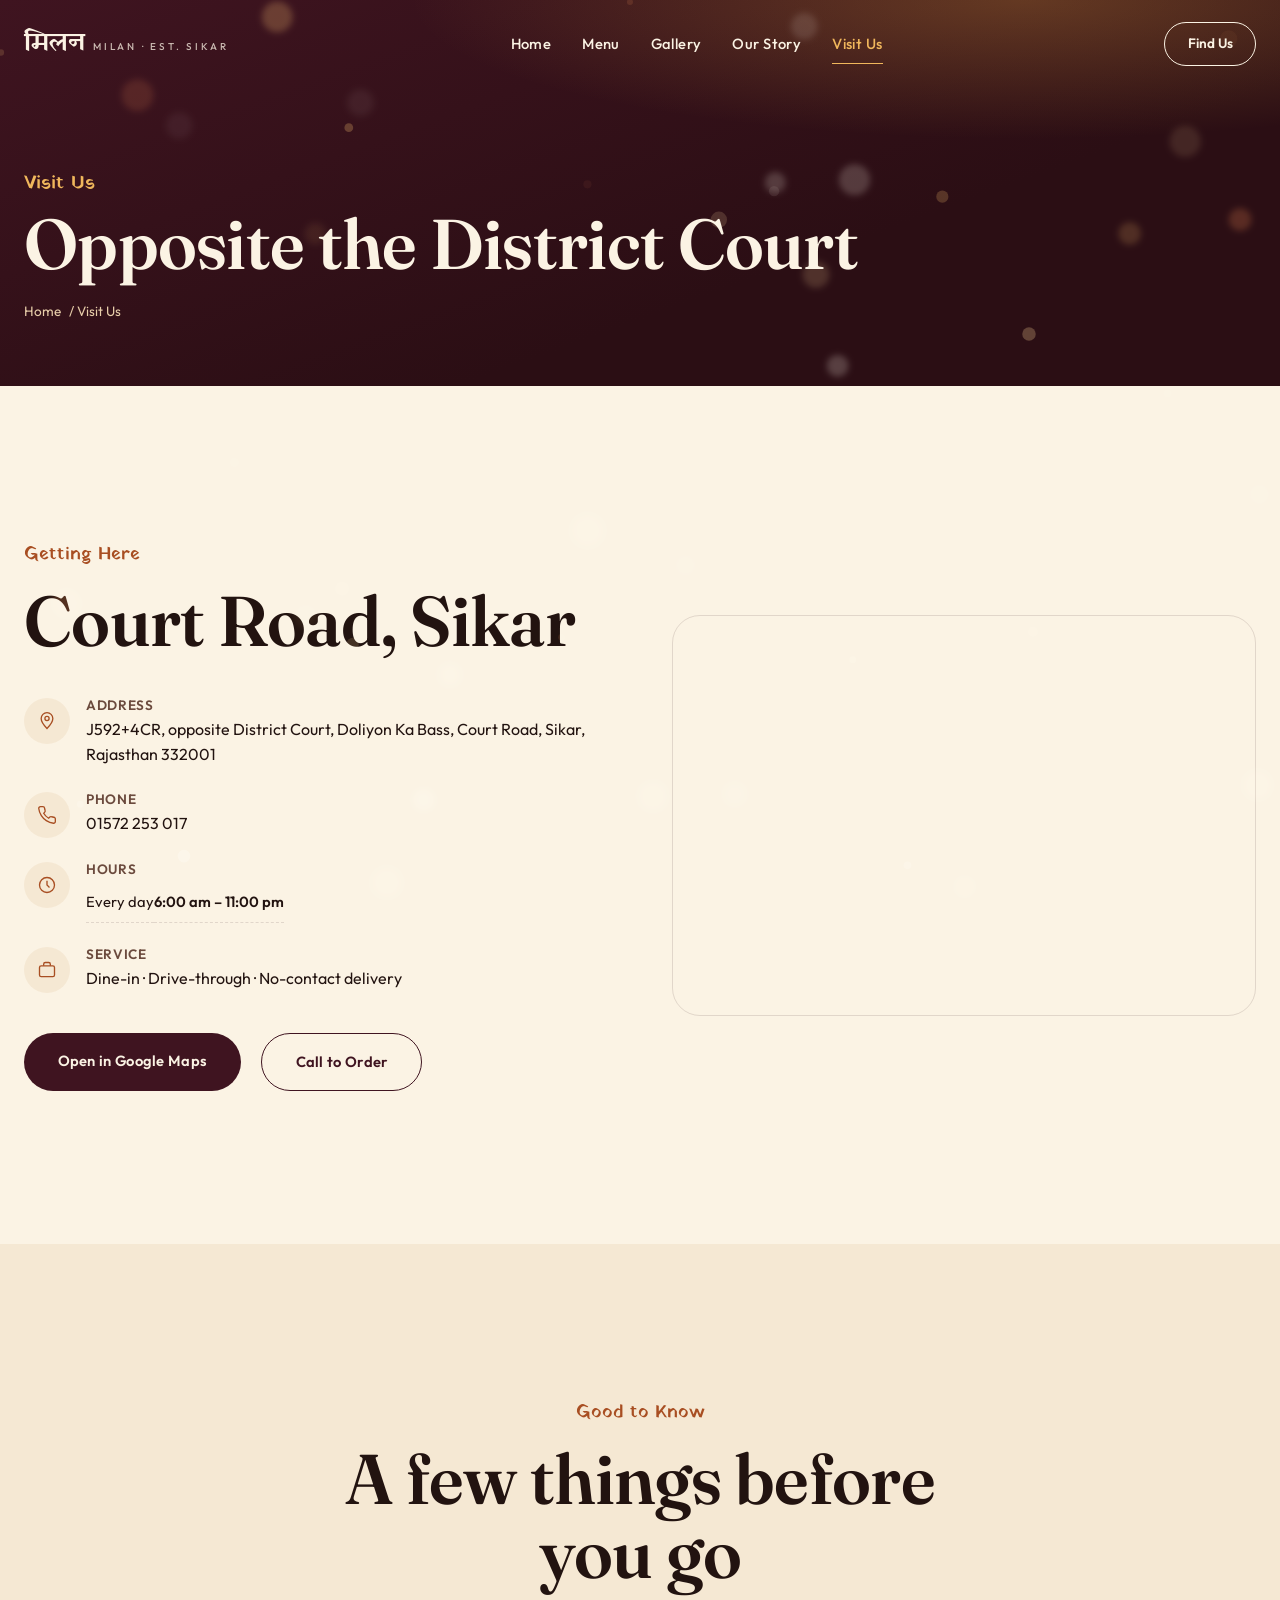
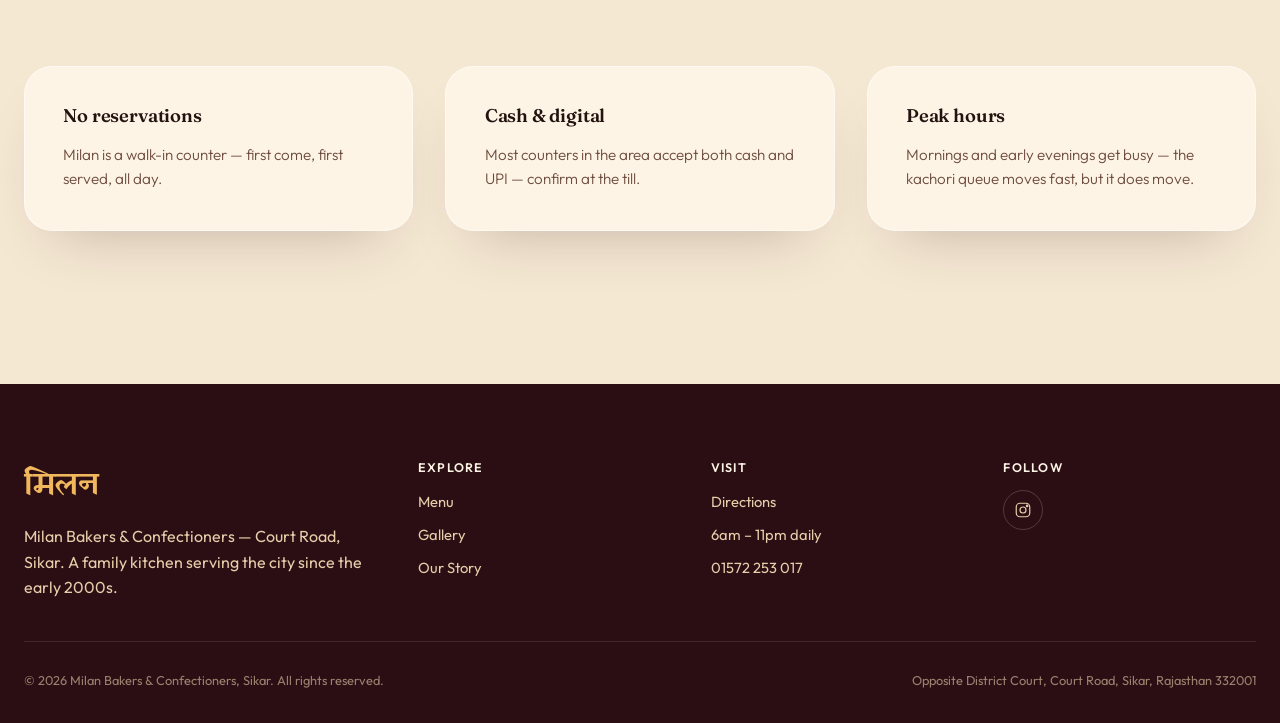
<file: contact.html>
<!DOCTYPE html>
<html lang="en">
<head>
<meta charset="UTF-8">
<meta name="viewport" content="width=device-width, initial-scale=1.0">
<title>Visit Us | Milan Bakers &amp; Confectioners, Sikar</title>
<meta name="description" content="Milan Bakers &amp; Confectioners — J592+4CR, Doliyon Ka Bass, Court Road, Sikar, Rajasthan 332001. Opposite the District Court. Open 6am–11pm daily. Call 01572 253 017.">
<link rel="canonical" href="https://www.milanbakerssikar.example/contact.html">
<meta property="og:title" content="Visit Us | Milan Bakers &amp; Confectioners">
<meta property="og:description" content="Opposite the District Court, Court Road, Sikar. Open 6am–11pm daily.">
<meta name="theme-color" content="#2B0E14">
<link rel="icon" href="data:image/svg+xml,%3Csvg xmlns='http://www.w3.org/2000/svg' viewBox='0 0 64 64'%3E%3Crect width='64' height='64' rx='14' fill='%232B0E14'/%3E%3Ctext x='32' y='43' font-size='30' text-anchor='middle' fill='%23E8A33D' font-family='Georgia,serif'%3EM%3C/text%3E%3C/svg%3E">
<link rel="preconnect" href="https://fonts.googleapis.com">
<link rel="preconnect" href="https://fonts.gstatic.com" crossorigin>
<link href="https://fonts.googleapis.com/css2?family=Fraunces:ital,opsz,wght@0,9..144,300;0,9..144,500;0,9..144,600;1,9..144,400;1,9..144,500&family=Outfit:wght@300;400;500;600;700&family=Yatra+One&display=swap" rel="stylesheet">
<link rel="stylesheet" href="css/style.css">
<script type="application/ld+json">
{
  "@context": "https://schema.org",
  "@type": "Restaurant",
  "name": "Milan Bakers & Confectioners (Milan Restaurant)",
  "telephone": "+91-1572-253017",
  "address": {
    "@type": "PostalAddress",
    "streetAddress": "Opposite District Court, Doliyon Ka Bass, Court Road",
    "addressLocality": "Sikar",
    "addressRegion": "Rajasthan",
    "postalCode": "332001",
    "addressCountry": "IN"
  },
  "geo": { "@type": "GeoCoordinates", "latitude": 27.617858, "longitude": 75.151022 },
  "openingHoursSpecification": [{
    "@type": "OpeningHoursSpecification",
    "dayOfWeek": ["Monday","Tuesday","Wednesday","Thursday","Friday","Saturday","Sunday"],
    "opens": "06:00",
    "closes": "23:00"
  }]
}
</script>
</head>
<body>
<a class="skip-link" href="#main">Skip to content</a>
<canvas id="bubble-canvas" aria-hidden="true"></canvas>

<header class="site-nav" id="siteNav">
  <div class="container">
    <a href="index.html" class="nav-logo">मिलन <small>Milan · Est. Sikar</small></a>
    <nav class="nav-links" id="navLinks" aria-label="Primary">
      <a href="index.html">Home</a>
      <a href="menu.html">Menu</a>
      <a href="gallery.html">Gallery</a>
      <a href="about.html">Our Story</a>
      <a href="contact.html" aria-current="page">Visit Us</a>
    </nav>
    <a href="contact.html" class="nav-cta magnetic">Find Us</a>
    <button class="nav-toggle" id="navToggle" aria-label="Open menu" aria-expanded="false" aria-controls="navLinks">
      <span></span>
    </button>
  </div>
</header>

<main id="main">
  <header class="page-header">
    <div class="container">
      <span class="page-kicker">Visit Us</span>
      <h1 class="page-title">Opposite the District Court</h1>
      <p class="breadcrumb"><a href="index.html">Home</a> / Visit Us</p>
    </div>
  </header>

  <section>
    <div class="container">
      <div class="split" data-reveal>
        <div>
          <span class="eyebrow">Getting Here</span>
          <h2 class="section-title">Court Road, Sikar</h2>

          <div class="info-list mt-lg">
            <div class="info-item">
              <span class="info-icon" aria-hidden="true">
                <svg width="20" height="20" viewBox="0 0 24 24" fill="none" stroke="currentColor" stroke-width="1.6"><path d="M12 21s7-7.2 7-12a7 7 0 1 0-14 0c0 4.8 7 12 7 12Z"/><circle cx="12" cy="9" r="2.5"/></svg>
              </span>
              <div>
                <h4>Address</h4>
                <p>J592+4CR, opposite District Court, Doliyon Ka Bass, Court Road, Sikar, Rajasthan 332001</p>
              </div>
            </div>
            <div class="info-item">
              <span class="info-icon" aria-hidden="true">
                <svg width="20" height="20" viewBox="0 0 24 24" fill="none" stroke="currentColor" stroke-width="1.6"><path d="M22 16.9v3a2 2 0 0 1-2.2 2 19.8 19.8 0 0 1-8.6-3.1 19.5 19.5 0 0 1-6-6 19.8 19.8 0 0 1-3.1-8.6A2 2 0 0 1 4.1 2h3a2 2 0 0 1 2 1.7c.1.9.3 1.8.6 2.7a2 2 0 0 1-.4 2.1L8 9.9a16 16 0 0 0 6 6l1.4-1.4a2 2 0 0 1 2.1-.4c.9.3 1.8.5 2.7.6a2 2 0 0 1 1.8 2.2Z"/></svg>
              </span>
              <div>
                <h4>Phone</h4>
                <p><a href="tel:+911572253017">01572 253 017</a></p>
              </div>
            </div>
            <div class="info-item">
              <span class="info-icon" aria-hidden="true">
                <svg width="20" height="20" viewBox="0 0 24 24" fill="none" stroke="currentColor" stroke-width="1.6"><circle cx="12" cy="12" r="9"/><path d="M12 7v5l3 3"/></svg>
              </span>
              <div>
                <h4>Hours</h4>
                <table class="hours-table">
                  <tr><td>Every day</td><td>6:00 am – 11:00 pm</td></tr>
                </table>
              </div>
            </div>
            <div class="info-item">
              <span class="info-icon" aria-hidden="true">
                <svg width="20" height="20" viewBox="0 0 24 24" fill="none" stroke="currentColor" stroke-width="1.6"><rect x="3" y="7" width="18" height="13" rx="2"/><path d="M8 7V5a2 2 0 0 1 2-2h4a2 2 0 0 1 2 2v2"/></svg>
              </span>
              <div>
                <h4>Service</h4>
                <p>Dine-in · Drive-through · No-contact delivery</p>
              </div>
            </div>
          </div>

          <div class="hero-actions mt-lg">
            <a href="https://www.google.com/maps/place/Milan+Restaurant/@27.617858,75.151022,752m" target="_blank" rel="noopener" class="btn btn-dark magnetic">Open in Google Maps</a>
            <a href="tel:+911572253017" class="btn btn-outline magnetic" style="color:var(--maroon-900);">Call to Order</a>
          </div>
        </div>

        <div class="map-frame">
          <iframe title="Milan Restaurant map location" loading="lazy" referrerpolicy="no-referrer-when-downgrade"
            src="https://www.google.com/maps?q=27.617858,75.151022&z=17&output=embed"></iframe>
        </div>
      </div>
    </div>
  </section>

  <section class="bg-soft">
    <div class="container">
      <div class="section-head center" data-reveal>
        <span class="eyebrow">Good to Know</span>
        <h2 class="section-title">A few things before you go</h2>
      </div>
      <div class="grid grid-3">
        <div class="glass testi-card" data-reveal data-reveal-delay="1">
          <h3 style="font-size:1.15rem;margin-bottom:.5rem;">No reservations</h3>
          <p class="section-lede" style="font-size:.95rem;">Milan is a walk-in counter — first come, first served, all day.</p>
        </div>
        <div class="glass testi-card" data-reveal data-reveal-delay="2">
          <h3 style="font-size:1.15rem;margin-bottom:.5rem;">Cash &amp; digital</h3>
          <p class="section-lede" style="font-size:.95rem;">Most counters in the area accept both cash and UPI — confirm at the till.</p>
        </div>
        <div class="glass testi-card" data-reveal data-reveal-delay="3">
          <h3 style="font-size:1.15rem;margin-bottom:.5rem;">Peak hours</h3>
          <p class="section-lede" style="font-size:.95rem;">Mornings and early evenings get busy — the kachori queue moves fast, but it does move.</p>
        </div>
      </div>
    </div>
  </section>
</main>

<footer class="site-footer">
  <div class="container">
    <div class="footer-top">
      <div>
        <div class="footer-mark">मिलन</div>
        <p style="max-width:32ch;">Milan Bakers &amp; Confectioners — Court Road, Sikar. A family kitchen serving the city since the early 2000s.</p>
      </div>
      <div class="footer-col">
        <h4>Explore</h4>
        <a href="menu.html">Menu</a>
        <a href="gallery.html">Gallery</a>
        <a href="about.html">Our Story</a>
      </div>
      <div class="footer-col">
        <h4>Visit</h4>
        <a href="contact.html">Directions</a>
        <p>6am – 11pm daily</p>
        <a href="tel:+911572253017">01572 253 017</a>
      </div>
      <div class="footer-col">
        <h4>Follow</h4>
        <div class="footer-social">
          <a href="https://www.instagram.com/milanbakers1/" aria-label="Milan Bakers on Instagram" target="_blank" rel="noopener">
            <svg width="18" height="18" viewBox="0 0 24 24" fill="none" stroke="currentColor" stroke-width="1.6"><rect x="3" y="3" width="18" height="18" rx="5"/><circle cx="12" cy="12" r="4"/><circle cx="17.5" cy="6.5" r="1"/></svg>
          </a>
        </div>
      </div>
    </div>
    <div class="footer-bottom">
      <span>© <span data-year></span> Milan Bakers &amp; Confectioners, Sikar. All rights reserved.</span>
      <span>Opposite District Court, Court Road, Sikar, Rajasthan 332001</span>
    </div>
  </div>
</footer>

<script src="js/bubbles.js"></script>
<script src="js/main.js"></script>
</body>
</html>
</file>
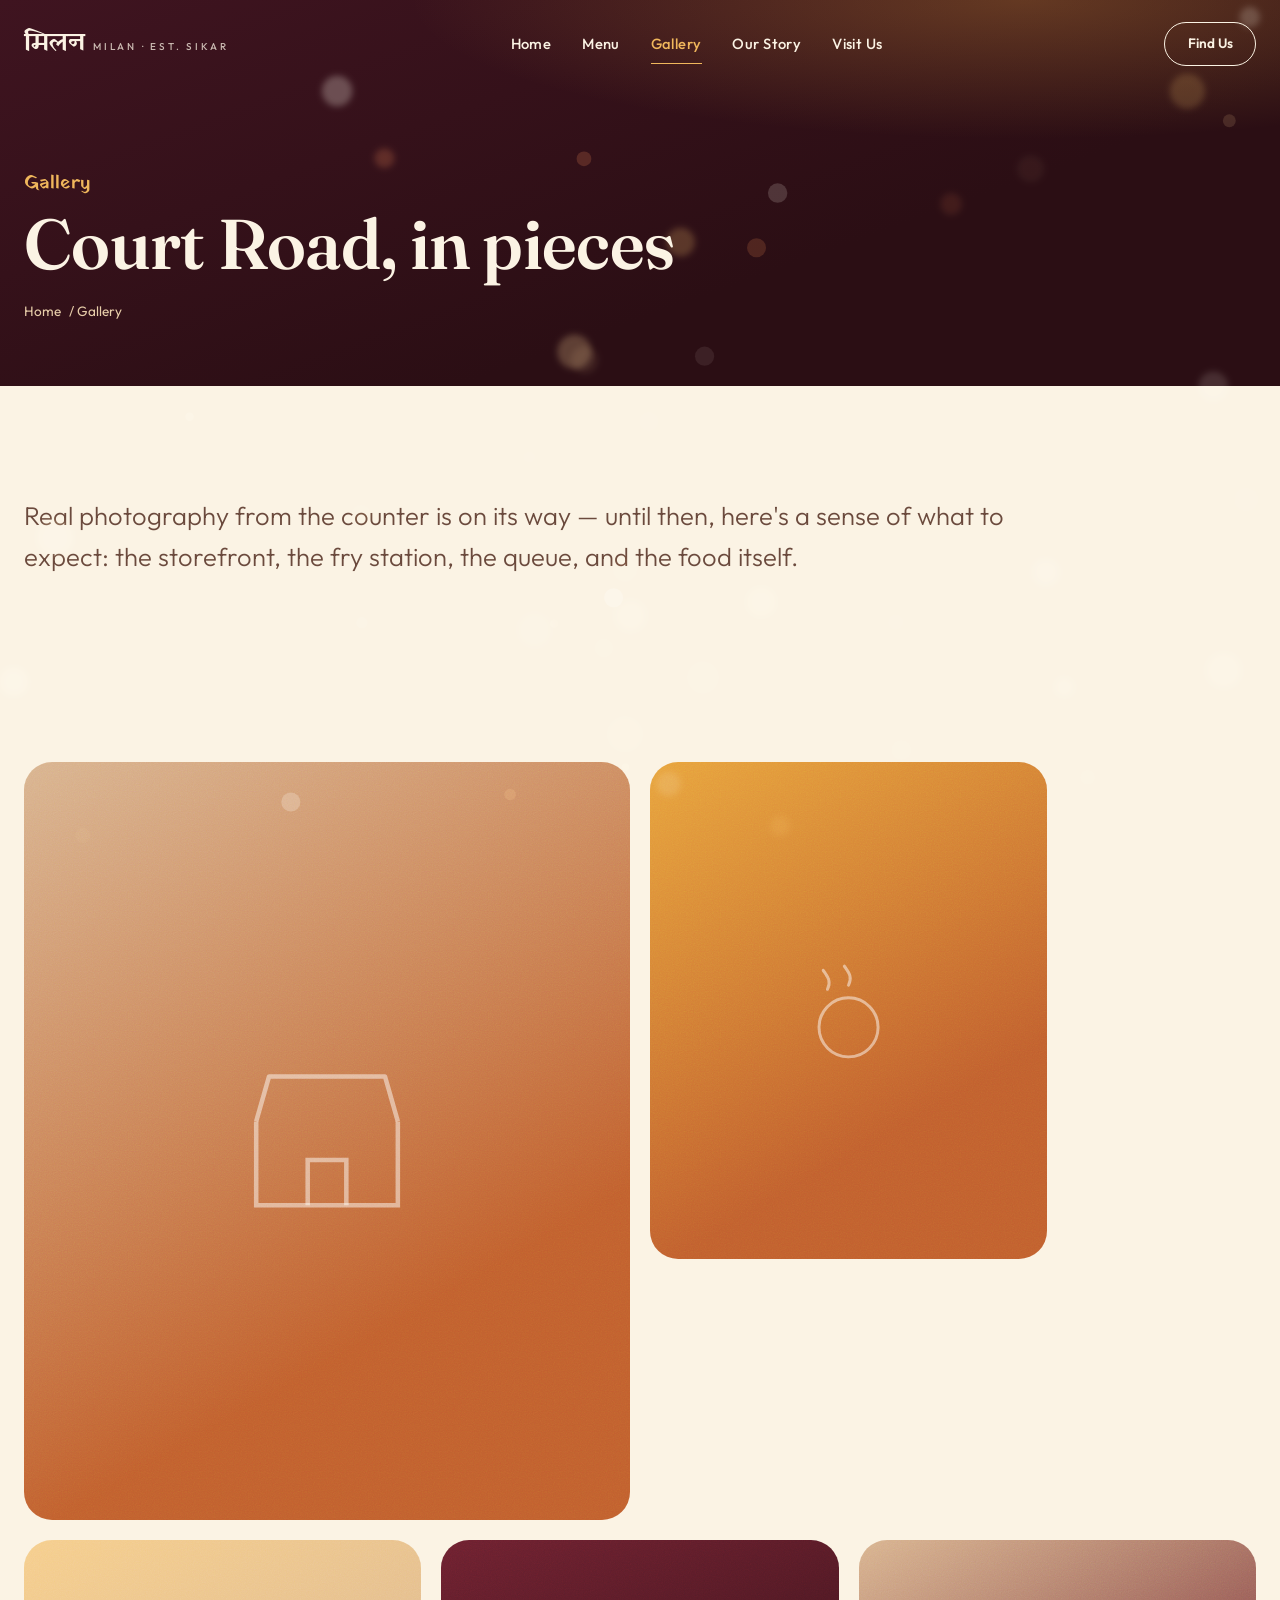
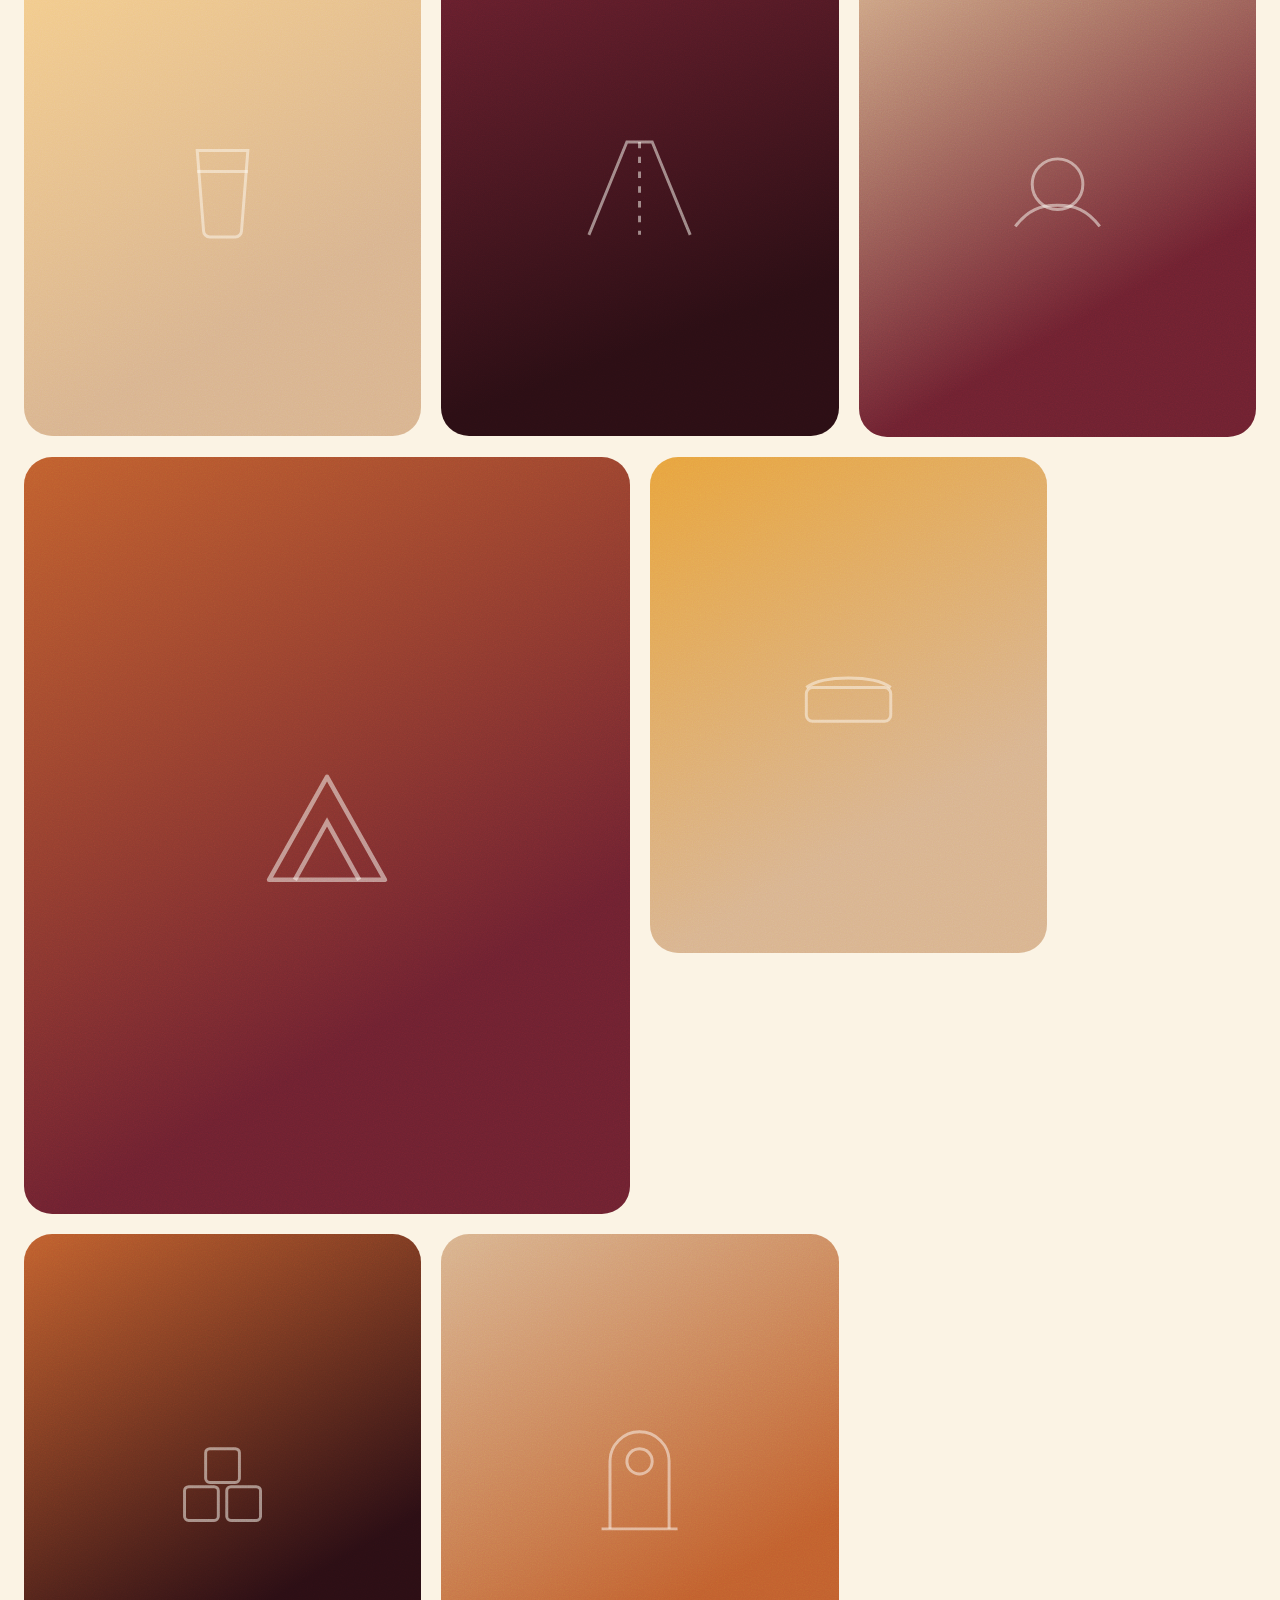
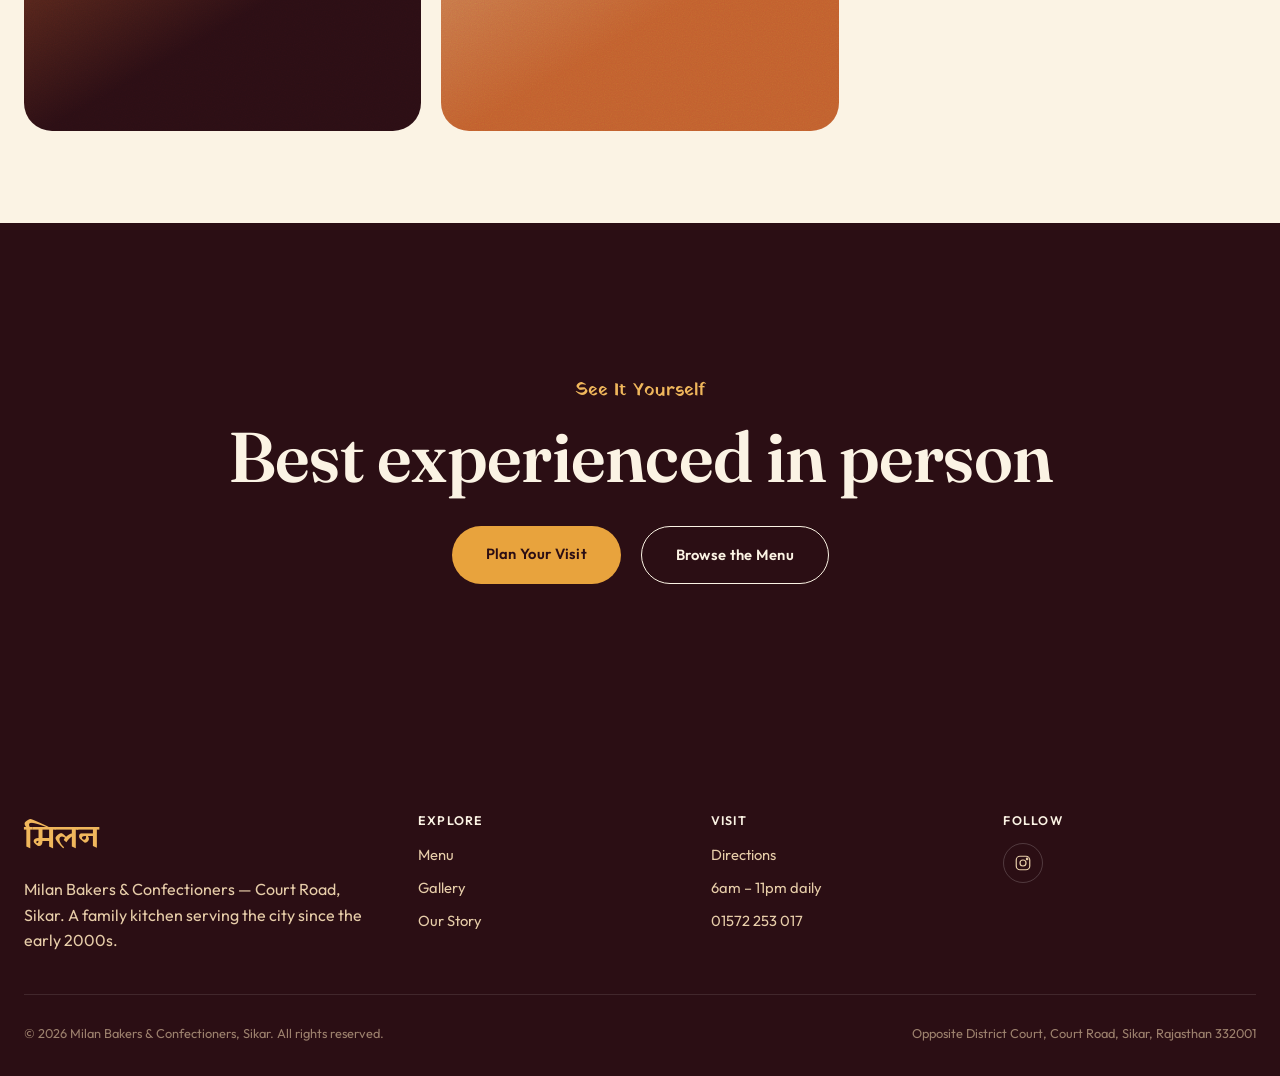
<file: gallery.html>
<!DOCTYPE html>
<html lang="en">
<head>
<meta charset="UTF-8">
<meta name="viewport" content="width=device-width, initial-scale=1.0">
<title>Gallery | Milan Bakers &amp; Confectioners, Sikar</title>
<meta name="description" content="A look at Milan Bakers &amp; Confectioners on Court Road, Sikar — the counter, the kachori, the queue, and the neighbourhood around it.">
<link rel="canonical" href="https://www.milanbakerssikar.example/gallery.html">
<meta property="og:title" content="Gallery | Milan Bakers &amp; Confectioners">
<meta name="theme-color" content="#2B0E14">
<link rel="icon" href="data:image/svg+xml,%3Csvg xmlns='http://www.w3.org/2000/svg' viewBox='0 0 64 64'%3E%3Crect width='64' height='64' rx='14' fill='%232B0E14'/%3E%3Ctext x='32' y='43' font-size='30' text-anchor='middle' fill='%23E8A33D' font-family='Georgia,serif'%3EM%3C/text%3E%3C/svg%3E">
<link rel="preconnect" href="https://fonts.googleapis.com">
<link rel="preconnect" href="https://fonts.gstatic.com" crossorigin>
<link href="https://fonts.googleapis.com/css2?family=Fraunces:ital,opsz,wght@0,9..144,300;0,9..144,500;0,9..144,600;1,9..144,400;1,9..144,500&family=Outfit:wght@300;400;500;600;700&family=Yatra+One&display=swap" rel="stylesheet">
<link rel="stylesheet" href="css/style.css">
</head>
<body>
<a class="skip-link" href="#main">Skip to content</a>
<canvas id="bubble-canvas" aria-hidden="true"></canvas>

<header class="site-nav" id="siteNav">
  <div class="container">
    <a href="index.html" class="nav-logo">मिलन <small>Milan · Est. Sikar</small></a>
    <nav class="nav-links" id="navLinks" aria-label="Primary">
      <a href="index.html">Home</a>
      <a href="menu.html">Menu</a>
      <a href="gallery.html" aria-current="page">Gallery</a>
      <a href="about.html">Our Story</a>
      <a href="contact.html">Visit Us</a>
    </nav>
    <a href="contact.html" class="nav-cta magnetic">Find Us</a>
    <button class="nav-toggle" id="navToggle" aria-label="Open menu" aria-expanded="false" aria-controls="navLinks">
      <span></span>
    </button>
  </div>
</header>

<main id="main">
  <header class="page-header">
    <div class="container">
      <span class="page-kicker">Gallery</span>
      <h1 class="page-title">Court Road, in pieces</h1>
      <p class="breadcrumb"><a href="index.html">Home</a> / Gallery</p>
    </div>
  </header>

  <section class="section-tight">
    <div class="container">
      <p class="section-lede" data-reveal style="max-width:60ch;">Real photography from the counter is on its way — until then, here's a sense of what to expect: the storefront, the fry station, the queue, and the food itself.</p>
    </div>
  </section>

  <section class="section-tight">
    <div class="container">
      <div class="gallery-grid">
        <div class="photo big" data-reveal style="--photo-grad:linear-gradient(150deg,#D9B48F,#C1602E 70%)">
          <span class="photo-icon" aria-hidden="true"><svg viewBox="0 0 64 64" fill="none" stroke="currentColor" stroke-width="1.4"><path d="M10 26 14 12h36l4 14" stroke-linejoin="round"/><path d="M10 26v26h44V26" /><path d="M26 52V38h12v14" /></svg></span>
          <span class="photo-caption">The storefront — Milan Bakers &amp; Confectioners</span>
        </div>
        <div class="photo" data-reveal data-reveal-delay="1" style="--photo-grad:linear-gradient(150deg,#E8A33D,#C1602E 70%)">
          <span class="photo-icon" aria-hidden="true"><svg viewBox="0 0 64 64" fill="none" stroke="currentColor" stroke-width="1.4"><circle cx="32" cy="40" r="14"/><path d="M22 22c2-4 0-6-2-9M32 20c2-4 0-6-2-9" stroke-linecap="round"/></svg></span>
          <span class="photo-caption">Dahi kachori, fresh from the fryer</span>
        </div>
        <div class="photo" data-reveal data-reveal-delay="2" style="--photo-grad:linear-gradient(150deg,#F6CE8C,#D9B48F 70%)">
          <span class="photo-icon" aria-hidden="true"><svg viewBox="0 0 64 64" fill="none" stroke="currentColor" stroke-width="1.4"><path d="M20 14h24l-3 38a3 3 0 0 1-3 3H26a3 3 0 0 1-3-3L20 14Z"/><path d="M20 24h24" /></svg></span>
          <span class="photo-caption">Lassi, churned to order</span>
        </div>
        <div class="photo" data-reveal data-reveal-delay="3" style="--photo-grad:linear-gradient(160deg,#6E2130,#2B0E14 75%)">
          <span class="photo-icon" aria-hidden="true"><svg viewBox="0 0 64 64" fill="none" stroke="currentColor" stroke-width="1.4"><path d="M8 54 26 10h12l18 44" /><path d="M32 10v44" stroke-dasharray="3 4"/></svg></span>
          <span class="photo-caption">Court Road at morning rush</span>
        </div>
        <div class="photo" data-reveal data-reveal-delay="4" style="--photo-grad:linear-gradient(150deg,#D9B48F,#6E2130 70%)">
          <span class="photo-icon" aria-hidden="true"><svg viewBox="0 0 64 64" fill="none" stroke="currentColor" stroke-width="1.4"><circle cx="32" cy="30" r="12"/><path d="M12 50c6-8 12-10 20-10s14 2 20 10" /></svg></span>
          <span class="photo-caption">Hand-rolled, every batch</span>
        </div>
        <div class="photo big" data-reveal style="--photo-grad:linear-gradient(150deg,#C1602E,#6E2130 70%)">
          <span class="photo-icon" aria-hidden="true"><svg viewBox="0 0 64 64" fill="none" stroke="currentColor" stroke-width="1.4"><path d="M14 46 32 14l18 32Z" stroke-linejoin="round"/><path d="M22 46 32 28l10 18" /></svg></span>
          <span class="photo-caption">Samosas cooling before service</span>
        </div>
        <div class="photo" data-reveal data-reveal-delay="1" style="--photo-grad:linear-gradient(150deg,#E8A33D,#D9B48F 70%)">
          <span class="photo-icon" aria-hidden="true"><svg viewBox="0 0 64 64" fill="none" stroke="currentColor" stroke-width="1.4"><rect x="12" y="24" width="40" height="16" rx="3"/><path d="M12 24c8-6 32-6 40 0" /></svg></span>
          <span class="photo-caption">Dhokla, steamed fresh</span>
        </div>
        <div class="photo" data-reveal data-reveal-delay="2" style="--photo-grad:linear-gradient(150deg,#C1602E,#2B0E14 70%)">
          <span class="photo-icon" aria-hidden="true"><svg viewBox="0 0 64 64" fill="none" stroke="currentColor" stroke-width="1.4"><rect x="14" y="34" width="16" height="16" rx="2"/><rect x="34" y="34" width="16" height="16" rx="2"/><rect x="24" y="16" width="16" height="16" rx="2"/></svg></span>
          <span class="photo-caption">The sweets counter</span>
        </div>
        <div class="photo" data-reveal data-reveal-delay="3" style="--photo-grad:linear-gradient(150deg,#D9B48F,#C1602E 70%)">
          <span class="photo-icon" aria-hidden="true"><svg viewBox="0 0 64 64" fill="none" stroke="currentColor" stroke-width="1.4"><path d="M18 54V22a14 14 0 0 1 28 0v32" /><path d="M14 54h36" /><circle cx="32" cy="22" r="6"/></svg></span>
          <span class="photo-caption">The bakery ovens, mid-shift</span>
        </div>
      </div>
    </div>
  </section>

  <section class="bg-maroon text-center">
    <div class="container">
      <div data-reveal>
        <span class="eyebrow">See It Yourself</span>
        <h2 class="section-title">Best experienced in person</h2>
        <div class="hero-actions" style="justify-content:center;margin-top:2rem;">
          <a href="contact.html" class="btn btn-primary magnetic">Plan Your Visit</a>
          <a href="menu.html" class="btn btn-outline magnetic">Browse the Menu</a>
        </div>
      </div>
    </div>
  </section>
</main>

<footer class="site-footer">
  <div class="container">
    <div class="footer-top">
      <div>
        <div class="footer-mark">मिलन</div>
        <p style="max-width:32ch;">Milan Bakers &amp; Confectioners — Court Road, Sikar. A family kitchen serving the city since the early 2000s.</p>
      </div>
      <div class="footer-col">
        <h4>Explore</h4>
        <a href="menu.html">Menu</a>
        <a href="gallery.html">Gallery</a>
        <a href="about.html">Our Story</a>
      </div>
      <div class="footer-col">
        <h4>Visit</h4>
        <a href="contact.html">Directions</a>
        <p>6am – 11pm daily</p>
        <a href="tel:+911572253017">01572 253 017</a>
      </div>
      <div class="footer-col">
        <h4>Follow</h4>
        <div class="footer-social">
          <a href="https://www.instagram.com/milanbakers1/" aria-label="Milan Bakers on Instagram" target="_blank" rel="noopener">
            <svg width="18" height="18" viewBox="0 0 24 24" fill="none" stroke="currentColor" stroke-width="1.6"><rect x="3" y="3" width="18" height="18" rx="5"/><circle cx="12" cy="12" r="4"/><circle cx="17.5" cy="6.5" r="1"/></svg>
          </a>
        </div>
      </div>
    </div>
    <div class="footer-bottom">
      <span>© <span data-year></span> Milan Bakers &amp; Confectioners, Sikar. All rights reserved.</span>
      <span>Opposite District Court, Court Road, Sikar, Rajasthan 332001</span>
    </div>
  </div>
</footer>

<script src="js/bubbles.js"></script>
<script src="js/main.js"></script>
</body>
</html>
</file>
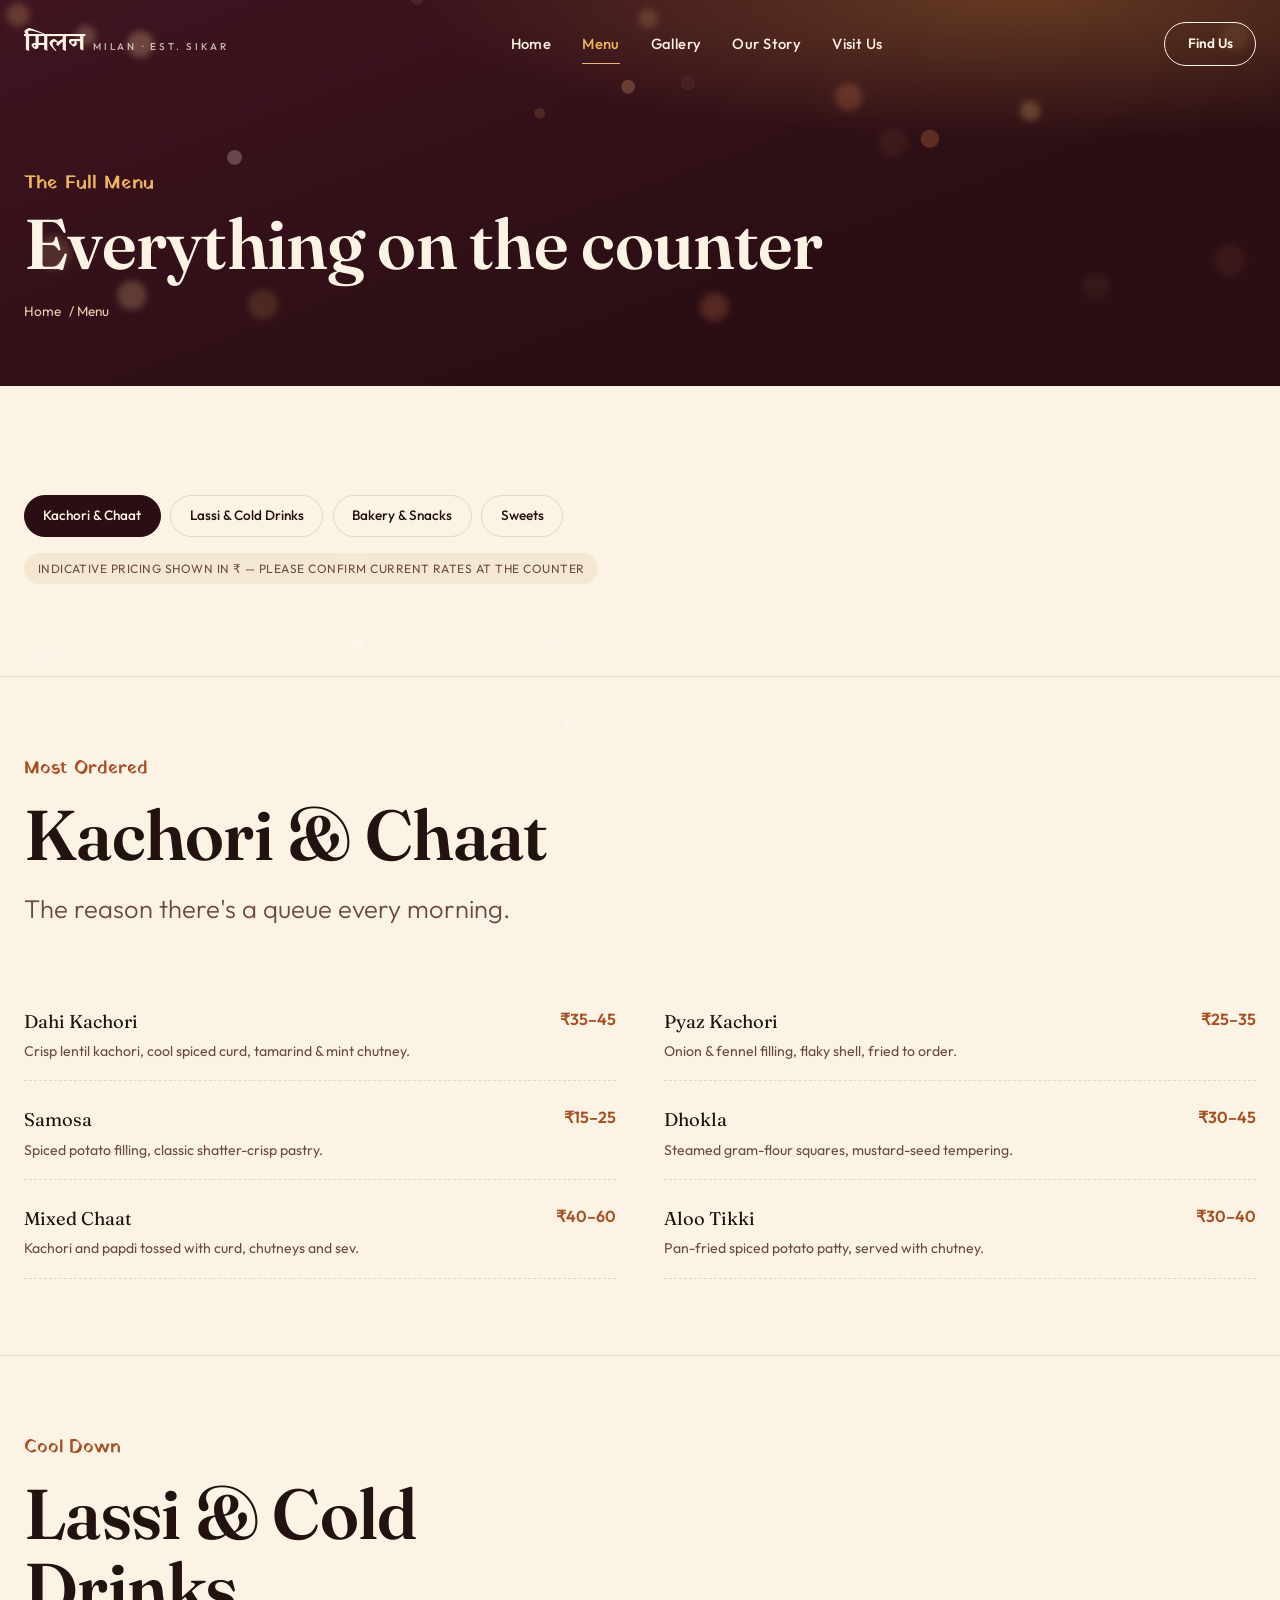
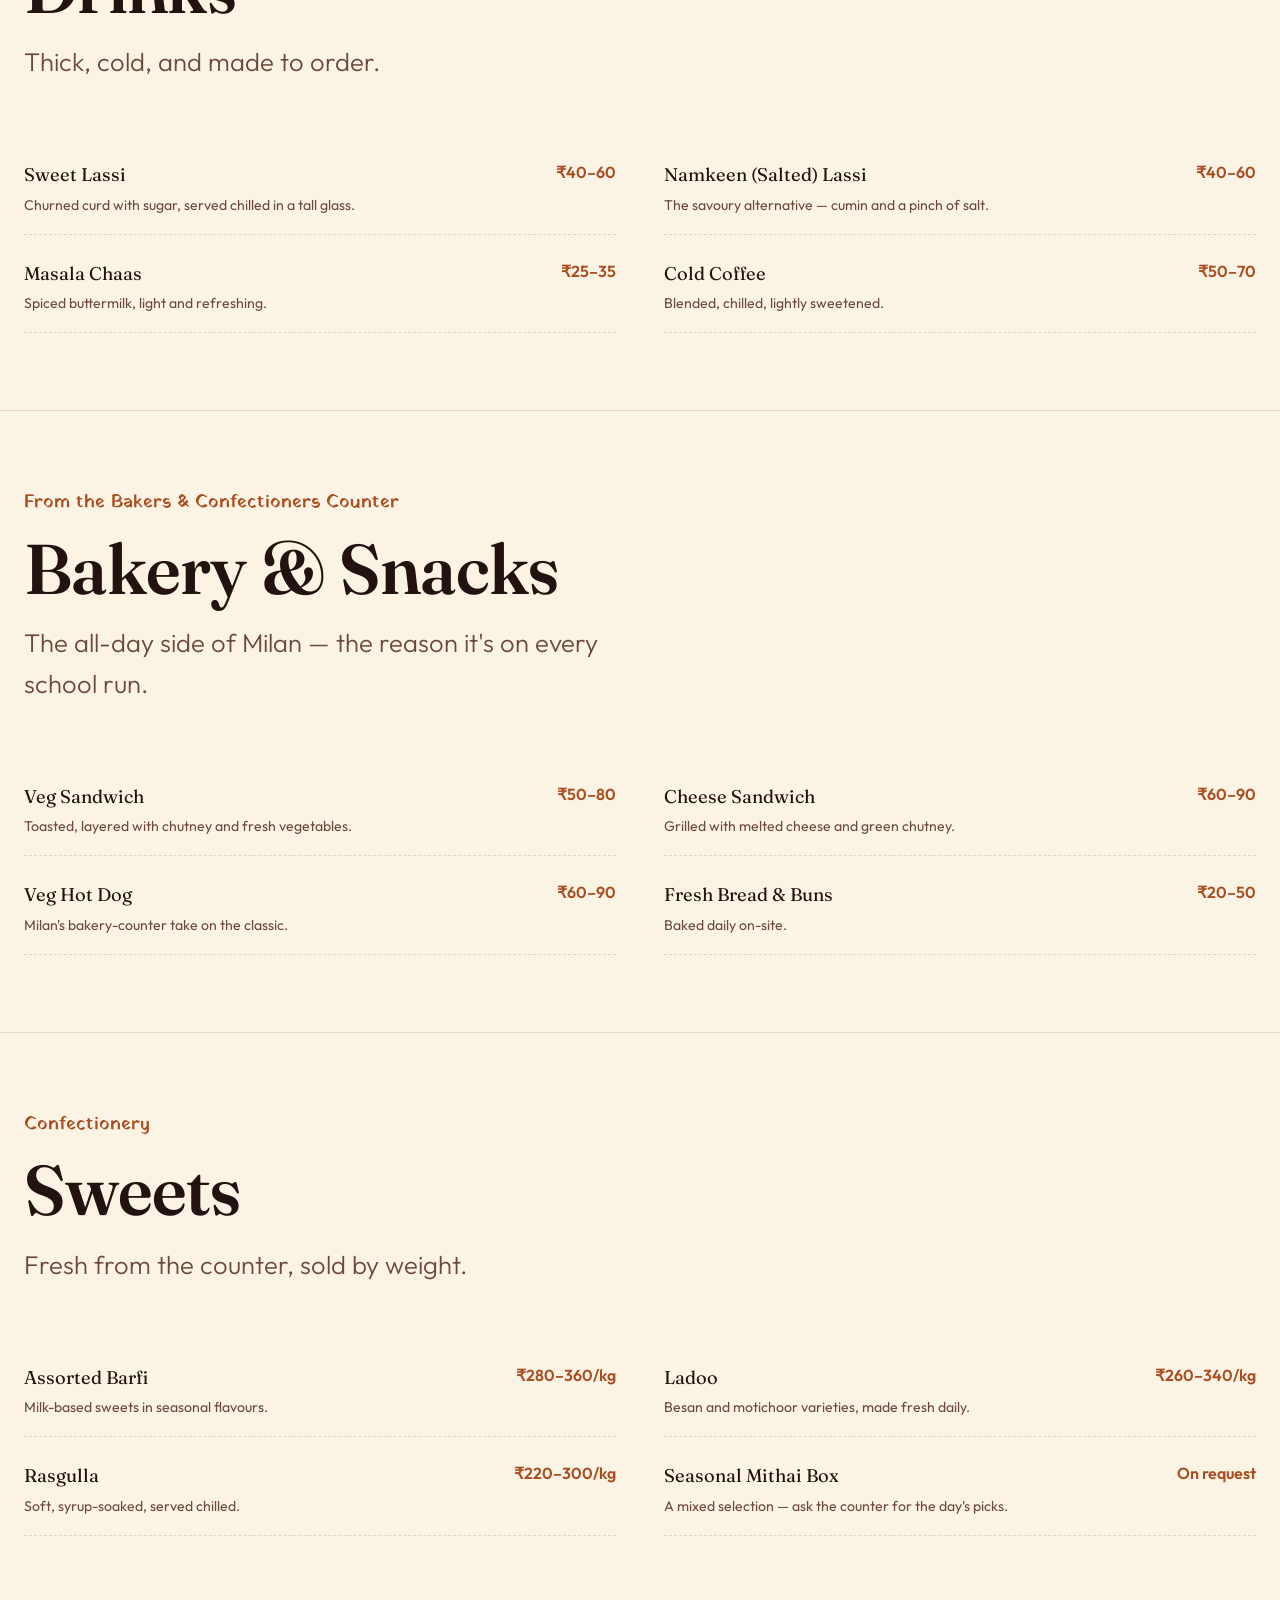
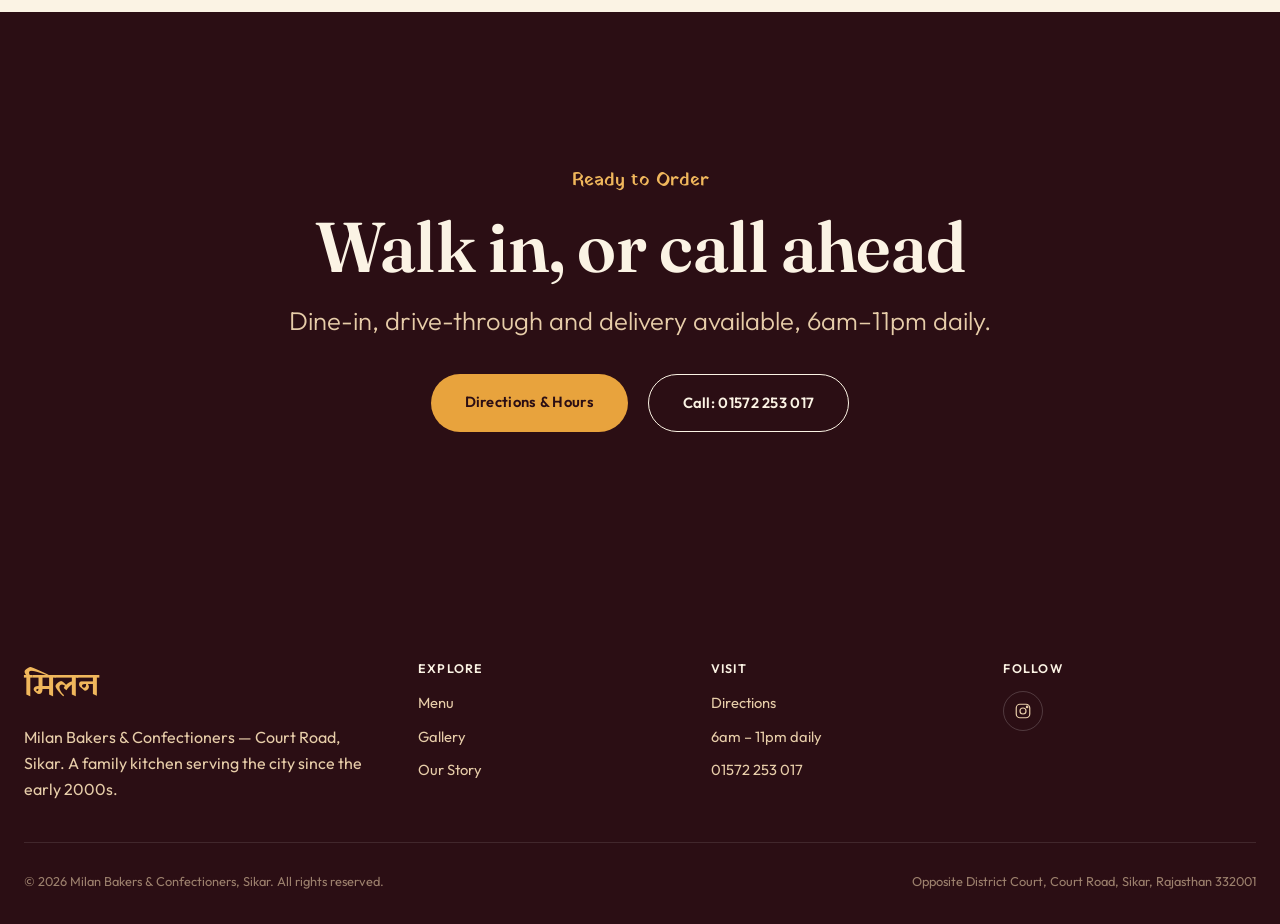
<file: menu.html>
<!DOCTYPE html>
<html lang="en">
<head>
<meta charset="UTF-8">
<meta name="viewport" content="width=device-width, initial-scale=1.0">
<title>Menu | Milan Bakers &amp; Confectioners, Sikar</title>
<meta name="description" content="Explore the Milan Bakers &amp; Confectioners menu: dahi kachori, pyaz kachori, lassi, samosa, dhokla, sandwiches and fresh bakery items. Court Road, Sikar.">
<link rel="canonical" href="https://www.milanbakerssikar.example/menu.html">
<meta property="og:title" content="Menu | Milan Bakers &amp; Confectioners">
<meta property="og:description" content="Dahi kachori, pyaz kachori, lassi, samosa, dhokla and fresh bakery — the full Milan menu.">
<meta name="theme-color" content="#2B0E14">
<link rel="icon" href="data:image/svg+xml,%3Csvg xmlns='http://www.w3.org/2000/svg' viewBox='0 0 64 64'%3E%3Crect width='64' height='64' rx='14' fill='%232B0E14'/%3E%3Ctext x='32' y='43' font-size='30' text-anchor='middle' fill='%23E8A33D' font-family='Georgia,serif'%3EM%3C/text%3E%3C/svg%3E">
<link rel="preconnect" href="https://fonts.googleapis.com">
<link rel="preconnect" href="https://fonts.gstatic.com" crossorigin>
<link href="https://fonts.googleapis.com/css2?family=Fraunces:ital,opsz,wght@0,9..144,300;0,9..144,500;0,9..144,600;1,9..144,400;1,9..144,500&family=Outfit:wght@300;400;500;600;700&family=Yatra+One&display=swap" rel="stylesheet">
<link rel="stylesheet" href="css/style.css">
</head>
<body>
<a class="skip-link" href="#main">Skip to content</a>
<canvas id="bubble-canvas" aria-hidden="true"></canvas>

<header class="site-nav" id="siteNav">
  <div class="container">
    <a href="index.html" class="nav-logo">मिलन <small>Milan · Est. Sikar</small></a>
    <nav class="nav-links" id="navLinks" aria-label="Primary">
      <a href="index.html">Home</a>
      <a href="menu.html" aria-current="page">Menu</a>
      <a href="gallery.html">Gallery</a>
      <a href="about.html">Our Story</a>
      <a href="contact.html">Visit Us</a>
    </nav>
    <a href="contact.html" class="nav-cta magnetic">Find Us</a>
    <button class="nav-toggle" id="navToggle" aria-label="Open menu" aria-expanded="false" aria-controls="navLinks">
      <span></span>
    </button>
  </div>
</header>

<main id="main">
  <header class="page-header">
    <div class="container">
      <span class="page-kicker">The Full Menu</span>
      <h1 class="page-title">Everything on the counter</h1>
      <p class="breadcrumb"><a href="index.html">Home</a> / Menu</p>
    </div>
  </header>

  <section class="section-tight">
    <div class="container">
      <nav class="menu-nav" aria-label="Menu categories">
        <a href="#kachori">Kachori &amp; Chaat</a>
        <a href="#drinks">Lassi &amp; Cold Drinks</a>
        <a href="#bakery">Bakery &amp; Snacks</a>
        <a href="#sweets">Sweets</a>
      </nav>
      <p class="chip" data-reveal>Indicative pricing shown in ₹ — please confirm current rates at the counter</p>
    </div>
  </section>

  <section class="menu-category" id="kachori">
    <div class="container">
      <div class="section-head" data-reveal>
        <span class="eyebrow">Most Ordered</span>
        <h2 class="section-title">Kachori &amp; Chaat</h2>
        <p class="section-lede">The reason there's a queue every morning.</p>
      </div>
      <div class="menu-list">
        <div class="menu-row" data-reveal>
          <div><p class="menu-row-name">Dahi Kachori</p><p class="menu-row-desc">Crisp lentil kachori, cool spiced curd, tamarind &amp; mint chutney.</p></div>
          <span class="menu-row-price">₹35–45</span>
        </div>
        <div class="menu-row" data-reveal>
          <div><p class="menu-row-name">Pyaz Kachori</p><p class="menu-row-desc">Onion &amp; fennel filling, flaky shell, fried to order.</p></div>
          <span class="menu-row-price">₹25–35</span>
        </div>
        <div class="menu-row" data-reveal>
          <div><p class="menu-row-name">Samosa</p><p class="menu-row-desc">Spiced potato filling, classic shatter-crisp pastry.</p></div>
          <span class="menu-row-price">₹15–25</span>
        </div>
        <div class="menu-row" data-reveal>
          <div><p class="menu-row-name">Dhokla</p><p class="menu-row-desc">Steamed gram-flour squares, mustard-seed tempering.</p></div>
          <span class="menu-row-price">₹30–45</span>
        </div>
        <div class="menu-row" data-reveal>
          <div><p class="menu-row-name">Mixed Chaat</p><p class="menu-row-desc">Kachori and papdi tossed with curd, chutneys and sev.</p></div>
          <span class="menu-row-price">₹40–60</span>
        </div>
        <div class="menu-row" data-reveal>
          <div><p class="menu-row-name">Aloo Tikki</p><p class="menu-row-desc">Pan-fried spiced potato patty, served with chutney.</p></div>
          <span class="menu-row-price">₹30–40</span>
        </div>
      </div>
    </div>
  </section>

  <section class="menu-category" id="drinks">
    <div class="container">
      <div class="section-head" data-reveal>
        <span class="eyebrow">Cool Down</span>
        <h2 class="section-title">Lassi &amp; Cold Drinks</h2>
        <p class="section-lede">Thick, cold, and made to order.</p>
      </div>
      <div class="menu-list">
        <div class="menu-row" data-reveal>
          <div><p class="menu-row-name">Sweet Lassi</p><p class="menu-row-desc">Churned curd with sugar, served chilled in a tall glass.</p></div>
          <span class="menu-row-price">₹40–60</span>
        </div>
        <div class="menu-row" data-reveal>
          <div><p class="menu-row-name">Namkeen (Salted) Lassi</p><p class="menu-row-desc">The savoury alternative — cumin and a pinch of salt.</p></div>
          <span class="menu-row-price">₹40–60</span>
        </div>
        <div class="menu-row" data-reveal>
          <div><p class="menu-row-name">Masala Chaas</p><p class="menu-row-desc">Spiced buttermilk, light and refreshing.</p></div>
          <span class="menu-row-price">₹25–35</span>
        </div>
        <div class="menu-row" data-reveal>
          <div><p class="menu-row-name">Cold Coffee</p><p class="menu-row-desc">Blended, chilled, lightly sweetened.</p></div>
          <span class="menu-row-price">₹50–70</span>
        </div>
      </div>
    </div>
  </section>

  <section class="menu-category" id="bakery">
    <div class="container">
      <div class="section-head" data-reveal>
        <span class="eyebrow">From the Bakers &amp; Confectioners Counter</span>
        <h2 class="section-title">Bakery &amp; Snacks</h2>
        <p class="section-lede">The all-day side of Milan — the reason it's on every school run.</p>
      </div>
      <div class="menu-list">
        <div class="menu-row" data-reveal>
          <div><p class="menu-row-name">Veg Sandwich</p><p class="menu-row-desc">Toasted, layered with chutney and fresh vegetables.</p></div>
          <span class="menu-row-price">₹50–80</span>
        </div>
        <div class="menu-row" data-reveal>
          <div><p class="menu-row-name">Cheese Sandwich</p><p class="menu-row-desc">Grilled with melted cheese and green chutney.</p></div>
          <span class="menu-row-price">₹60–90</span>
        </div>
        <div class="menu-row" data-reveal>
          <div><p class="menu-row-name">Veg Hot Dog</p><p class="menu-row-desc">Milan's bakery-counter take on the classic.</p></div>
          <span class="menu-row-price">₹60–90</span>
        </div>
        <div class="menu-row" data-reveal>
          <div><p class="menu-row-name">Fresh Bread &amp; Buns</p><p class="menu-row-desc">Baked daily on-site.</p></div>
          <span class="menu-row-price">₹20–50</span>
        </div>
      </div>
    </div>
  </section>

  <section class="menu-category" id="sweets">
    <div class="container">
      <div class="section-head" data-reveal>
        <span class="eyebrow">Confectionery</span>
        <h2 class="section-title">Sweets</h2>
        <p class="section-lede">Fresh from the counter, sold by weight.</p>
      </div>
      <div class="menu-list">
        <div class="menu-row" data-reveal>
          <div><p class="menu-row-name">Assorted Barfi</p><p class="menu-row-desc">Milk-based sweets in seasonal flavours.</p></div>
          <span class="menu-row-price">₹280–360/kg</span>
        </div>
        <div class="menu-row" data-reveal>
          <div><p class="menu-row-name">Ladoo</p><p class="menu-row-desc">Besan and motichoor varieties, made fresh daily.</p></div>
          <span class="menu-row-price">₹260–340/kg</span>
        </div>
        <div class="menu-row" data-reveal>
          <div><p class="menu-row-name">Rasgulla</p><p class="menu-row-desc">Soft, syrup-soaked, served chilled.</p></div>
          <span class="menu-row-price">₹220–300/kg</span>
        </div>
        <div class="menu-row" data-reveal>
          <div><p class="menu-row-name">Seasonal Mithai Box</p><p class="menu-row-desc">A mixed selection — ask the counter for the day's picks.</p></div>
          <span class="menu-row-price">On request</span>
        </div>
      </div>
    </div>
  </section>

  <section class="bg-maroon text-center">
    <div class="container">
      <div data-reveal>
        <span class="eyebrow">Ready to Order</span>
        <h2 class="section-title">Walk in, or call ahead</h2>
        <p class="section-lede text-soft" style="margin-inline:auto;">Dine-in, drive-through and delivery available, 6am–11pm daily.</p>
        <div class="hero-actions" style="justify-content:center;margin-top:2rem;">
          <a href="contact.html" class="btn btn-primary magnetic">Directions &amp; Hours</a>
          <a href="tel:+911572253017" class="btn btn-outline magnetic">Call: 01572 253 017</a>
        </div>
      </div>
    </div>
  </section>
</main>

<footer class="site-footer">
  <div class="container">
    <div class="footer-top">
      <div>
        <div class="footer-mark">मिलन</div>
        <p style="max-width:32ch;">Milan Bakers &amp; Confectioners — Court Road, Sikar. A family kitchen serving the city since the early 2000s.</p>
      </div>
      <div class="footer-col">
        <h4>Explore</h4>
        <a href="menu.html">Menu</a>
        <a href="gallery.html">Gallery</a>
        <a href="about.html">Our Story</a>
      </div>
      <div class="footer-col">
        <h4>Visit</h4>
        <a href="contact.html">Directions</a>
        <p>6am – 11pm daily</p>
        <a href="tel:+911572253017">01572 253 017</a>
      </div>
      <div class="footer-col">
        <h4>Follow</h4>
        <div class="footer-social">
          <a href="https://www.instagram.com/milanbakers1/" aria-label="Milan Bakers on Instagram" target="_blank" rel="noopener">
            <svg width="18" height="18" viewBox="0 0 24 24" fill="none" stroke="currentColor" stroke-width="1.6"><rect x="3" y="3" width="18" height="18" rx="5"/><circle cx="12" cy="12" r="4"/><circle cx="17.5" cy="6.5" r="1"/></svg>
          </a>
        </div>
      </div>
    </div>
    <div class="footer-bottom">
      <span>© <span data-year></span> Milan Bakers &amp; Confectioners, Sikar. All rights reserved.</span>
      <span>Opposite District Court, Court Road, Sikar, Rajasthan 332001</span>
    </div>
  </div>
</footer>

<script src="js/bubbles.js"></script>
<script src="js/main.js"></script>
</body>
</html>
</file>
<file: css/style.css>
/* ============================================================
   MILAN — Bakers & Confectioners, Sikar
   Design System — "Authentic Elevated Heritage"
   Palette drawn from Rajasthani desert & festival colour:
   oxblood maroon, marigold, terracotta, sandstone, warm cream.
   ============================================================ */

:root{
  /* ---- Colour tokens ---- */
  --maroon-950:#2B0E14;
  --maroon-900:#3F1420;
  --maroon-800:#5A1B29;
  --maroon-700:#6E2130;
  --marigold-500:#E8A33D;
  --marigold-400:#F0B75C;
  --marigold-300:#F6CE8C;
  --terracotta-600:#A84E22;
  --terracotta-600-deco:#C1602E;
  --terracotta-500:#D3733B;
  --sandstone-400:#D9B48F;
  --sandstone-300:#E7CDA9;
  --cream-100:#FBF3E4;
  --cream-050:#FFFBF3;
  --cream-200:#F5E8D3;
  --charcoal-900:#241511;
  --charcoal-700:#3B2620;
  --gold-500:#C9962C;
  --ink:#221310;

  /* ---- Semantic ---- */
  --bg: var(--cream-100);
  --bg-soft: var(--cream-200);
  --surface: var(--cream-050);
  --text: var(--ink);
  --text-soft: #6B4A3D;
  --text-invert: var(--cream-100);
  --accent: var(--marigold-500);
  --accent-deep: var(--terracotta-600);
  --line: rgba(43,14,20,.12);

  /* ---- Type ---- */
  --font-display: "Fraunces", "Iowan Old Style", Georgia, serif;
  --font-body: "Outfit", "Segoe UI", sans-serif;
  --font-accent: "Yatra One", cursive;

  /* ---- Scale ---- */
  --fs-hero: clamp(3.2rem, 9vw, 8.5rem);
  --fs-1: clamp(2.4rem, 5.5vw, 4.6rem);
  --fs-2: clamp(1.8rem, 3.4vw, 2.8rem);
  --fs-3: clamp(1.3rem, 2vw, 1.7rem);
  --fs-body: clamp(1rem, 1.05vw, 1.15rem);
  --fs-small: .875rem;

  /* ---- Space ---- */
  --space-section: clamp(5rem, 12vw, 10rem);
  --space-xl: clamp(3rem, 6vw, 6rem);
  --space-lg: 2.5rem;
  --space-md: 1.5rem;
  --space-sm: .875rem;

  --radius-lg: 28px;
  --radius-md: 18px;
  --radius-sm: 10px;

  --ease-out: cubic-bezier(.16,1,.3,1);
  --ease-soft: cubic-bezier(.22,.61,.36,1);
  --dur: .9s;

  --container: 1320px;
  --nav-h: 88px;
}

/* ---------------- Reset ---------------- */
*,*::before,*::after{box-sizing:border-box;margin:0;padding:0;}
html{scroll-behavior:smooth;}
@media (prefers-reduced-motion: reduce){
  html{scroll-behavior:auto;}
  *,*::before,*::after{animation-duration:.001ms !important;animation-iteration-count:1 !important;transition-duration:.001ms !important;scroll-behavior:auto !important;}
}
body{
  font-family:var(--font-body);
  background:var(--bg);
  color:var(--text);
  line-height:1.6;
  font-size:var(--fs-body);
  -webkit-font-smoothing:antialiased;
  overflow-x:hidden;
}
img,svg,canvas,video{display:block;max-width:100%;}
a{color:inherit;text-decoration:none;}
ul{list-style:none;}
button{font:inherit;background:none;border:none;cursor:pointer;color:inherit;}
input,textarea,select{font:inherit;}
h1,h2,h3,h4{font-family:var(--font-display);font-weight:600;line-height:1.05;letter-spacing:-.01em;}
::selection{background:var(--marigold-500);color:var(--maroon-950);}

:focus-visible{outline:2px solid var(--marigold-500);outline-offset:3px;border-radius:4px;}

.container{width:min(100% - 3rem, var(--container));margin-inline:auto;}
@media (max-width:640px){.container{width:min(100% - 2rem, var(--container));}}

.visually-hidden{position:absolute;width:1px;height:1px;overflow:hidden;clip:rect(0 0 0 0);white-space:nowrap;}

.skip-link{
  position:fixed;top:-60px;left:1rem;z-index:999;
  background:var(--maroon-900);color:var(--cream-100);
  padding:.75rem 1.25rem;border-radius:var(--radius-sm);
  transition:top .25s var(--ease-out);
}
.skip-link:focus{top:1rem;}

/* ---------------- Preloader ---------------- */
#preloader{
  position:fixed;inset:0;z-index:2000;
  background:var(--maroon-950);
  display:flex;align-items:center;justify-content:center;
  transition:opacity .8s var(--ease-out), visibility .8s;
}
#preloader.done{opacity:0;visibility:hidden;pointer-events:none;}
.preloader-mark{
  font-family:var(--font-accent);
  font-size:clamp(2.5rem,6vw,4rem);
  color:var(--marigold-400);
  opacity:0;
  animation:preloaderFade 1.6s var(--ease-out) forwards;
}
@keyframes preloaderFade{
  0%{opacity:0;letter-spacing:.4em;filter:blur(6px);}
  60%{opacity:1;}
  100%{opacity:1;letter-spacing:.05em;filter:blur(0);}
}

/* ---------------- Bubble / Steam canvas ---------------- */
#bubble-canvas{
  position:fixed;inset:0;
  width:100%;height:100%;
  pointer-events:none;
  z-index:1;
  mix-blend-mode:screen;
}
.bubble-behind{z-index:0;}

/* ---------------- Navigation ---------------- */
.site-nav{
  position:fixed;top:0;left:0;right:0;z-index:500;
  height:var(--nav-h);
  display:flex;align-items:center;
  transition:background .5s var(--ease-out), box-shadow .5s var(--ease-out), height .4s var(--ease-out);
}
.site-nav .container{display:flex;align-items:center;justify-content:space-between;}
.site-nav.scrolled{
  height:72px;
  background:rgba(251,243,228,.86);
  backdrop-filter:blur(18px) saturate(140%);
  -webkit-backdrop-filter:blur(18px) saturate(140%);
  box-shadow:0 1px 0 var(--line);
}
.nav-logo{
  font-family:var(--font-accent);
  font-size:1.6rem;
  color:var(--text-invert);
  display:flex;align-items:baseline;gap:.5rem;
  transition:color .5s var(--ease-out);
}
.nav-logo small{font-family:var(--font-body);font-size:.62rem;letter-spacing:.28em;text-transform:uppercase;opacity:.75;font-weight:500;}
.site-nav.scrolled .nav-logo{color:var(--maroon-900);}

.nav-links{display:flex;gap:clamp(1.25rem,2.4vw,2.75rem);align-items:center;}
.nav-links a{
  position:relative;
  font-size:.92rem;letter-spacing:.03em;font-weight:500;
  color:var(--text-invert);
  padding:.4rem 0;
  transition:color .5s var(--ease-out);
}
.site-nav.scrolled .nav-links a{color:var(--charcoal-700);}
.nav-links a::after{
  content:"";position:absolute;left:0;bottom:-2px;height:1px;width:0;
  background:currentColor;transition:width .35s var(--ease-out);
}
.nav-links a:hover::after,.nav-links a[aria-current="page"]::after{width:100%;}
.nav-links a[aria-current="page"]{color:var(--marigold-400);}
.site-nav.scrolled .nav-links a[aria-current="page"]{color:var(--terracotta-600);}

.nav-cta{
  border:1px solid currentColor;color:var(--text-invert);
  padding:.65rem 1.4rem;border-radius:999px;font-size:.85rem;font-weight:600;
  transition:all .4s var(--ease-out);
}
.site-nav.scrolled .nav-cta{color:var(--maroon-900);}
.nav-cta:hover{background:var(--marigold-500);border-color:var(--marigold-500);color:var(--maroon-950);}

.nav-toggle{display:none;width:44px;height:44px;border-radius:50%;align-items:center;justify-content:center;color:inherit;}
.nav-toggle span{position:relative;width:20px;height:2px;background:currentColor;display:block;}
.nav-toggle span::before,.nav-toggle span::after{content:"";position:absolute;left:0;width:20px;height:2px;background:currentColor;transition:transform .3s var(--ease-out);}
.nav-toggle span::before{top:-6px;}
.nav-toggle span::after{top:6px;}
.site-nav.scrolled .nav-toggle{color:var(--maroon-900);}
.site-nav:not(.scrolled) .nav-toggle{color:var(--cream-100);}

@media (max-width: 860px){
  .nav-links{
    position:fixed;inset:0 0 0 auto;width:min(78vw,360px);height:100vh;
    background:var(--maroon-950);
    flex-direction:column;justify-content:center;align-items:flex-start;
    padding:2rem 2.5rem;gap:1.75rem;
    transform:translateX(100%);transition:transform .55s var(--ease-out);
  }
  .nav-links.open{transform:translateX(0);}
  .nav-links a{color:var(--cream-100);font-size:1.3rem;}
  .nav-cta{display:none;}
  .nav-toggle{display:flex;position:relative;z-index:501;}
}

/* ---------------- Buttons ---------------- */
.btn{
  display:inline-flex;align-items:center;gap:.6rem;
  padding:1rem 2.1rem;border-radius:999px;
  font-size:.92rem;font-weight:600;letter-spacing:.02em;
  transition:transform .45s var(--ease-out), box-shadow .45s var(--ease-out), background .45s;
  will-change:transform;
}
.btn-primary{background:var(--marigold-500);color:var(--maroon-950);}
.btn-primary:hover{box-shadow:0 14px 34px -12px rgba(232,163,61,.65);}
.btn-outline{border:1px solid currentColor;}
.btn-outline:hover{background:rgba(255,255,255,.08);}
.btn-dark{background:var(--maroon-900);color:var(--cream-100);}
.btn-dark:hover{box-shadow:0 14px 34px -12px rgba(63,20,32,.55);}
.magnetic{display:inline-block;}

/* ---------------- Hero ---------------- */
.hero{
  position:relative;min-height:100svh;display:flex;flex-direction:column;
  justify-content:flex-end;color:var(--cream-100);overflow:hidden;
  isolation:isolate;
}
.hero-bg{
  position:absolute;inset:0;z-index:-2;
  background:
    radial-gradient(120% 90% at 18% 8%, rgba(232,163,61,.35), transparent 60%),
    radial-gradient(90% 70% at 85% 100%, rgba(193,96,46,.4), transparent 55%),
    linear-gradient(160deg,#3F1420 0%, #2B0E14 55%, #1B0A0F 100%);
  transform:scale(1.08);
  animation:heroZoom 22s ease-in-out infinite alternate;
}
@keyframes heroZoom{from{transform:scale(1.08);}to{transform:scale(1);}}
.hero-bg::after{
  content:"";position:absolute;inset:0;
  background-image:url("data:image/svg+xml,%3Csvg xmlns='http://www.w3.org/2000/svg' width='140' height='140'%3E%3Cfilter id='n'%3E%3CfeTurbulence type='fractalNoise' baseFrequency='0.9' numOctaves='2' stitchTiles='stitch'/%3E%3C/filter%3E%3Crect width='100%25' height='100%25' filter='url(%23n)' opacity='0.05'/%3E%3C/svg%3E");
  mix-blend-mode:overlay;
}
.hero-scrim{position:absolute;inset:0;z-index:-1;background:linear-gradient(0deg, rgba(27,10,15,.92) 0%, rgba(27,10,15,.25) 45%, rgba(27,10,15,.55) 100%);}
.hero-inner{position:relative;z-index:2;padding:calc(var(--nav-h) + 3rem) 0 5.5rem;}
.hero-eyebrow{
  font-family:var(--font-accent);font-size:1.3rem;color:var(--marigold-400);
  display:block;margin-bottom:1rem;opacity:0;animation:riseIn 1s var(--ease-out) .3s forwards;
}
.hero-title{
  font-size:var(--fs-hero);font-weight:600;
  overflow:hidden;
}
.hero-title span{display:block;overflow:hidden;}
.hero-title em{
  font-style:italic;font-weight:400;color:var(--marigold-400);
}
.hero-title .line{
  display:block;transform:translateY(110%);
  animation:riseIn 1.1s var(--ease-out) forwards;
}
.hero-title .line:nth-child(1){animation-delay:.15s;}
.hero-title .line:nth-child(2){animation-delay:.32s;}
@keyframes riseIn{to{transform:translateY(0);opacity:1;}}
.hero-title .line{opacity:0;}

.hero-sub{
  max-width:42ch;margin-top:1.75rem;font-size:var(--fs-3);color:var(--sandstone-300);font-weight:300;
  opacity:0;animation:riseIn .9s var(--ease-out) .65s forwards;
}
.hero-actions{margin-top:2.75rem;display:flex;gap:1.25rem;flex-wrap:wrap;
  opacity:0;animation:riseIn .9s var(--ease-out) .85s forwards;}

.hero-meta{
  position:absolute;bottom:2.4rem;right:0;z-index:2;
  display:flex;align-items:center;gap:1rem;color:var(--sandstone-300);font-size:.8rem;
  opacity:0;animation:riseIn .9s var(--ease-out) 1.1s forwards;
}
.scroll-cue{
  width:1px;height:52px;background:linear-gradient(var(--marigold-400), transparent);
  position:relative;
}
.scroll-cue::after{
  content:"";position:absolute;top:0;left:-3px;width:7px;height:7px;border-radius:50%;
  background:var(--marigold-400);animation:cueMove 2.2s ease-in-out infinite;
}
@keyframes cueMove{0%{top:0;opacity:1;}90%{opacity:0;}100%{top:100%;opacity:0;}}

/* ---------------- Section framework ---------------- */
section{position:relative;padding:var(--space-section) 0;}
.section-tight{padding:calc(var(--space-section) * .6) 0;}
.eyebrow{
  font-family:var(--font-accent);color:var(--terracotta-600);font-size:1.15rem;
  display:inline-block;margin-bottom:.9rem;
}
.section-head{max-width:56ch;margin-bottom:var(--space-xl);}
.section-head.center{margin-inline:auto;text-align:center;}
.section-title{font-size:var(--fs-1);}
.section-lede{margin-top:1.1rem;color:var(--text-soft);font-size:var(--fs-3);font-weight:300;max-width:52ch;}

.bg-maroon{background:var(--maroon-950);color:var(--cream-100);}
.bg-maroon .text-soft{color:var(--sandstone-300);}
.bg-maroon .eyebrow{color:var(--marigold-400);}
.bg-soft{background:var(--bg-soft);}

/* ---------------- Reveal utility (JS toggled) ---------------- */
[data-reveal]{opacity:0;transform:translateY(48px);filter:blur(6px);
  transition:opacity 1.1s var(--ease-out), transform 1.1s var(--ease-out), filter 1.1s var(--ease-out);}
[data-reveal].in-view{opacity:1;transform:translateY(0);filter:blur(0);}
[data-reveal="scale"]{transform:scale(.92);filter:blur(0);}
[data-reveal="scale"].in-view{transform:scale(1);}
[data-reveal-delay="1"]{transition-delay:.12s;}
[data-reveal-delay="2"]{transition-delay:.24s;}
[data-reveal-delay="3"]{transition-delay:.36s;}
[data-reveal-delay="4"]{transition-delay:.48s;}

/* ---------------- Photo placeholder frames (stand-in for real photography) ---------------- */
.photo{
  position:relative;overflow:hidden;border-radius:var(--radius-lg);
  aspect-ratio:4/5;isolation:isolate;
}
.photo.wide{aspect-ratio:16/10;}
.photo.square{aspect-ratio:1/1;}
.photo.tall{aspect-ratio:3/4;}
.photo::before{
  content:"";position:absolute;inset:0;
  background:var(--photo-grad, linear-gradient(150deg,#C1602E,#6E2130 70%));
}
.photo::after{
  content:"";position:absolute;inset:0;opacity:.18;mix-blend-mode:overlay;
  background-image:url("data:image/svg+xml,%3Csvg xmlns='http://www.w3.org/2000/svg' width='120' height='120'%3E%3Cfilter id='n'%3E%3CfeTurbulence type='fractalNoise' baseFrequency='0.85' numOctaves='2'/%3E%3C/filter%3E%3Crect width='100%25' height='100%25' filter='url(%23n)'/%3E%3C/svg%3E");
}
.photo .photo-icon{
  position:absolute;inset:0;display:flex;align-items:center;justify-content:center;
  color:rgba(255,251,243,.5);
}
.photo .photo-icon svg{width:34%;height:34%;}
.photo .photo-caption{
  position:absolute;left:0;right:0;bottom:0;padding:1.25rem 1.4rem;
  background:linear-gradient(0deg, rgba(27,10,15,.75), transparent);
  color:var(--cream-100);font-size:.82rem;letter-spacing:.03em;
  transform:translateY(8px);opacity:0;transition:all .5s var(--ease-out);
}
.photo:hover .photo-caption{transform:translateY(0);opacity:1;}
.photo img{width:100%;height:100%;object-fit:cover;transition:transform 1.2s var(--ease-out);}
.photo:hover img{transform:scale(1.06);}
.photo-note{position:absolute;top:.75rem;right:.75rem;font-size:.62rem;letter-spacing:.08em;text-transform:uppercase;
  background:rgba(27,10,15,.45);color:var(--cream-100);padding:.3rem .55rem;border-radius:999px;opacity:.7;}

/* ---------------- Glass card ---------------- */
.glass{
  background:rgba(255,251,243,.65);
  backdrop-filter:blur(16px) saturate(140%);
  -webkit-backdrop-filter:blur(16px) saturate(140%);
  border:1px solid rgba(255,255,255,.5);
  border-radius:var(--radius-lg);
  box-shadow:0 30px 60px -30px rgba(43,14,20,.25);
}
.bg-maroon .glass{
  background:rgba(255,251,243,.06);
  border-color:rgba(255,255,255,.12);
}

/* ---------------- Grid helpers ---------------- */
.grid{display:grid;gap:clamp(1.25rem,2.5vw,2.25rem);}
.grid-2{grid-template-columns:repeat(2,1fr);}
.grid-3{grid-template-columns:repeat(3,1fr);}
.grid-4{grid-template-columns:repeat(4,1fr);}
.grid-12{grid-template-columns:repeat(12,1fr);}
@media (max-width:960px){.grid-3,.grid-4{grid-template-columns:repeat(2,1fr);}}
@media (max-width:640px){.grid-2,.grid-3,.grid-4{grid-template-columns:1fr;}}

/* ---------------- Story split ---------------- */
.split{display:grid;grid-template-columns:1fr 1fr;gap:clamp(2rem,5vw,5rem);align-items:center;}
.split.reverse{direction:rtl;}
.split.reverse > *{direction:ltr;}
@media (max-width:860px){.split{grid-template-columns:1fr;}.split.reverse{direction:ltr;}}

/* ---------------- Stat strip ---------------- */
.stat-strip{display:flex;flex-wrap:wrap;gap:clamp(2rem,5vw,4.5rem);}
.stat b{display:block;font-family:var(--font-display);font-size:clamp(2.2rem,4vw,3.4rem);color:var(--marigold-400);}
.stat span{font-size:.85rem;color:var(--sandstone-300);letter-spacing:.03em;}

/* ---------------- Dish cards ---------------- */
.dish-card{position:relative;}
.dish-card .photo{margin-bottom:1.1rem;}
.dish-name{font-size:1.35rem;display:flex;justify-content:space-between;gap:1rem;align-items:baseline;}
.dish-price{font-family:var(--font-body);font-size:.9rem;color:var(--terracotta-600);white-space:nowrap;}
.dish-desc{color:var(--text-soft);margin-top:.4rem;font-size:.95rem;}
.dish-tag{display:inline-flex;align-items:center;gap:.35rem;font-size:.7rem;letter-spacing:.06em;text-transform:uppercase;
  color:var(--terracotta-600);margin-top:.6rem;}
.dish-tag::before{content:"";width:6px;height:6px;border-radius:50%;background:currentColor;}

/* ---------------- Marquee ---------------- */
.marquee{overflow:hidden;white-space:nowrap;border-top:1px solid var(--line);border-bottom:1px solid var(--line);padding:1.4rem 0;}
.marquee-track{display:inline-flex;gap:3rem;animation:marquee 34s linear infinite;}
.marquee span{font-family:var(--font-display);font-style:italic;font-size:1.4rem;color:var(--terracotta-600);opacity:.8;}
.marquee span::after{content:"✺";margin-left:3rem;color:var(--marigold-500);}
@keyframes marquee{to{transform:translateX(-50%);}}

/* ---------------- Testimonials ---------------- */
.testi-card{padding:2.4rem;}
.testi-stars{color:var(--marigold-500);letter-spacing:.15em;margin-bottom:1rem;font-size:1.1rem;}
.testi-quote{font-family:var(--font-display);font-size:1.3rem;line-height:1.45;}
.testi-name{margin-top:1.4rem;font-size:.85rem;color:var(--text-soft);}
.testi-name b{color:var(--text);}

/* ---------------- Footer ---------------- */
.site-footer{background:var(--maroon-950);color:var(--sandstone-300);padding:var(--space-xl) 0 2rem;position:relative;}
.footer-top{display:grid;grid-template-columns:1.4fr 1fr 1fr 1fr;gap:2.5rem;padding-bottom:var(--space-lg);border-bottom:1px solid rgba(255,255,255,.1);}
@media (max-width:760px){.footer-top{grid-template-columns:1fr 1fr;}}
.footer-mark{font-family:var(--font-accent);font-size:2rem;color:var(--marigold-400);margin-bottom:.75rem;}
.footer-col h4{font-family:var(--font-body);font-size:.78rem;letter-spacing:.1em;text-transform:uppercase;color:var(--cream-100);margin-bottom:1rem;}
.footer-col a,.footer-col p{display:block;color:var(--sandstone-300);font-size:.92rem;margin-bottom:.6rem;transition:color .3s;}
.footer-col a:hover{color:var(--marigold-400);}
.footer-bottom{display:flex;justify-content:space-between;flex-wrap:wrap;gap:1rem;padding-top:1.75rem;font-size:.8rem;color:rgba(231,205,169,.6);}
.footer-social{display:flex;gap:1rem;}
.footer-social a{width:40px;height:40px;border-radius:50%;border:1px solid rgba(255,255,255,.18);display:flex;align-items:center;justify-content:center;transition:all .3s;}
.footer-social a:hover{background:var(--marigold-500);border-color:var(--marigold-500);color:var(--maroon-950);}

/* ---------------- Page header (interior pages) ---------------- */
.page-header{
  position:relative;padding:calc(var(--nav-h) + 5rem) 0 4rem;color:var(--cream-100);
  background:linear-gradient(160deg,#3F1420, #2B0E14 65%);overflow:hidden;isolation:isolate;
}
.page-header::before{
  content:"";position:absolute;inset:0;z-index:-1;
  background:radial-gradient(80% 60% at 80% 0%, rgba(232,163,61,.28), transparent 60%);
}
.page-kicker{font-family:var(--font-accent);color:var(--marigold-400);font-size:1.2rem;}
.page-title{font-size:var(--fs-1);margin-top:.5rem;}
.breadcrumb{margin-top:1.25rem;font-size:.85rem;color:var(--sandstone-300);display:flex;gap:.5rem;align-items:center;}
.breadcrumb a{color:var(--sandstone-300);}
.breadcrumb a:hover{color:var(--marigold-400);}

/* ---------------- Menu page specifics ---------------- */
.menu-nav{position:sticky;top:calc(var(--nav-h) + 8px);z-index:80;display:flex;gap:.6rem;flex-wrap:wrap;
  padding:1rem 0;background:var(--bg);}
.menu-nav a{
  padding:.6rem 1.15rem;border-radius:999px;border:1px solid var(--line);font-size:.85rem;font-weight:500;
  transition:all .3s;
}
.menu-nav a:hover,.menu-nav a.active{background:var(--maroon-950);color:var(--cream-100);border-color:var(--maroon-950);}
.menu-category{padding:var(--space-xl) 0;border-top:1px solid var(--line);}
.menu-list{display:grid;grid-template-columns:1fr 1fr;gap:1.5rem 3rem;margin-top:2rem;}
@media (max-width:760px){.menu-list{grid-template-columns:1fr;}}
.menu-row{display:flex;justify-content:space-between;gap:1rem;padding-bottom:1.1rem;border-bottom:1px dashed var(--line);}
.menu-row-name{font-family:var(--font-display);font-size:1.15rem;}
.menu-row-desc{color:var(--text-soft);font-size:.88rem;margin-top:.25rem;}
.menu-row-price{font-weight:600;color:var(--terracotta-600);white-space:nowrap;}

/* ---------------- Gallery page ---------------- */
.gallery-grid{display:grid;grid-template-columns:repeat(6,1fr);gap:1.25rem;}
.gallery-grid .photo{grid-column:span 2;}
.gallery-grid .photo.big{grid-column:span 3;}
@media (max-width:860px){.gallery-grid{grid-template-columns:repeat(2,1fr);}.gallery-grid .photo,.gallery-grid .photo.big{grid-column:span 1;}}

/* ---------------- Map / contact ---------------- */
.map-frame{border-radius:var(--radius-lg);overflow:hidden;border:1px solid var(--line);aspect-ratio:16/11;}
.map-frame iframe{width:100%;height:100%;border:0;}
.info-list{display:grid;gap:1.5rem;}
.info-item{display:flex;gap:1rem;}
.info-icon{width:46px;height:46px;border-radius:50%;background:var(--bg-soft);display:flex;align-items:center;justify-content:center;flex-shrink:0;color:var(--terracotta-600);}
.info-item h4{font-family:var(--font-body);font-size:.85rem;letter-spacing:.05em;text-transform:uppercase;color:var(--text-soft);margin-bottom:.3rem;}
.hours-table{width:100%;border-collapse:collapse;}
.hours-table td{padding:.55rem 0;border-bottom:1px dashed var(--line);font-size:.92rem;}
.hours-table td:last-child{text-align:right;font-weight:600;}

/* ---------------- Utility ---------------- */
.text-center{text-align:center;}
.mt-lg{margin-top:var(--space-lg);}
.italic{font-style:italic;font-weight:400;color:var(--terracotta-600);}
.chip{display:inline-block;padding:.35rem .85rem;border-radius:999px;background:var(--bg-soft);font-size:.75rem;letter-spacing:.04em;text-transform:uppercase;color:var(--text-soft);}

@media (max-width:640px){
  section{padding:calc(var(--space-section)*.72) 0;}
  .hero-inner{padding-top:calc(var(--nav-h) + 1.5rem);}
}
</file>
